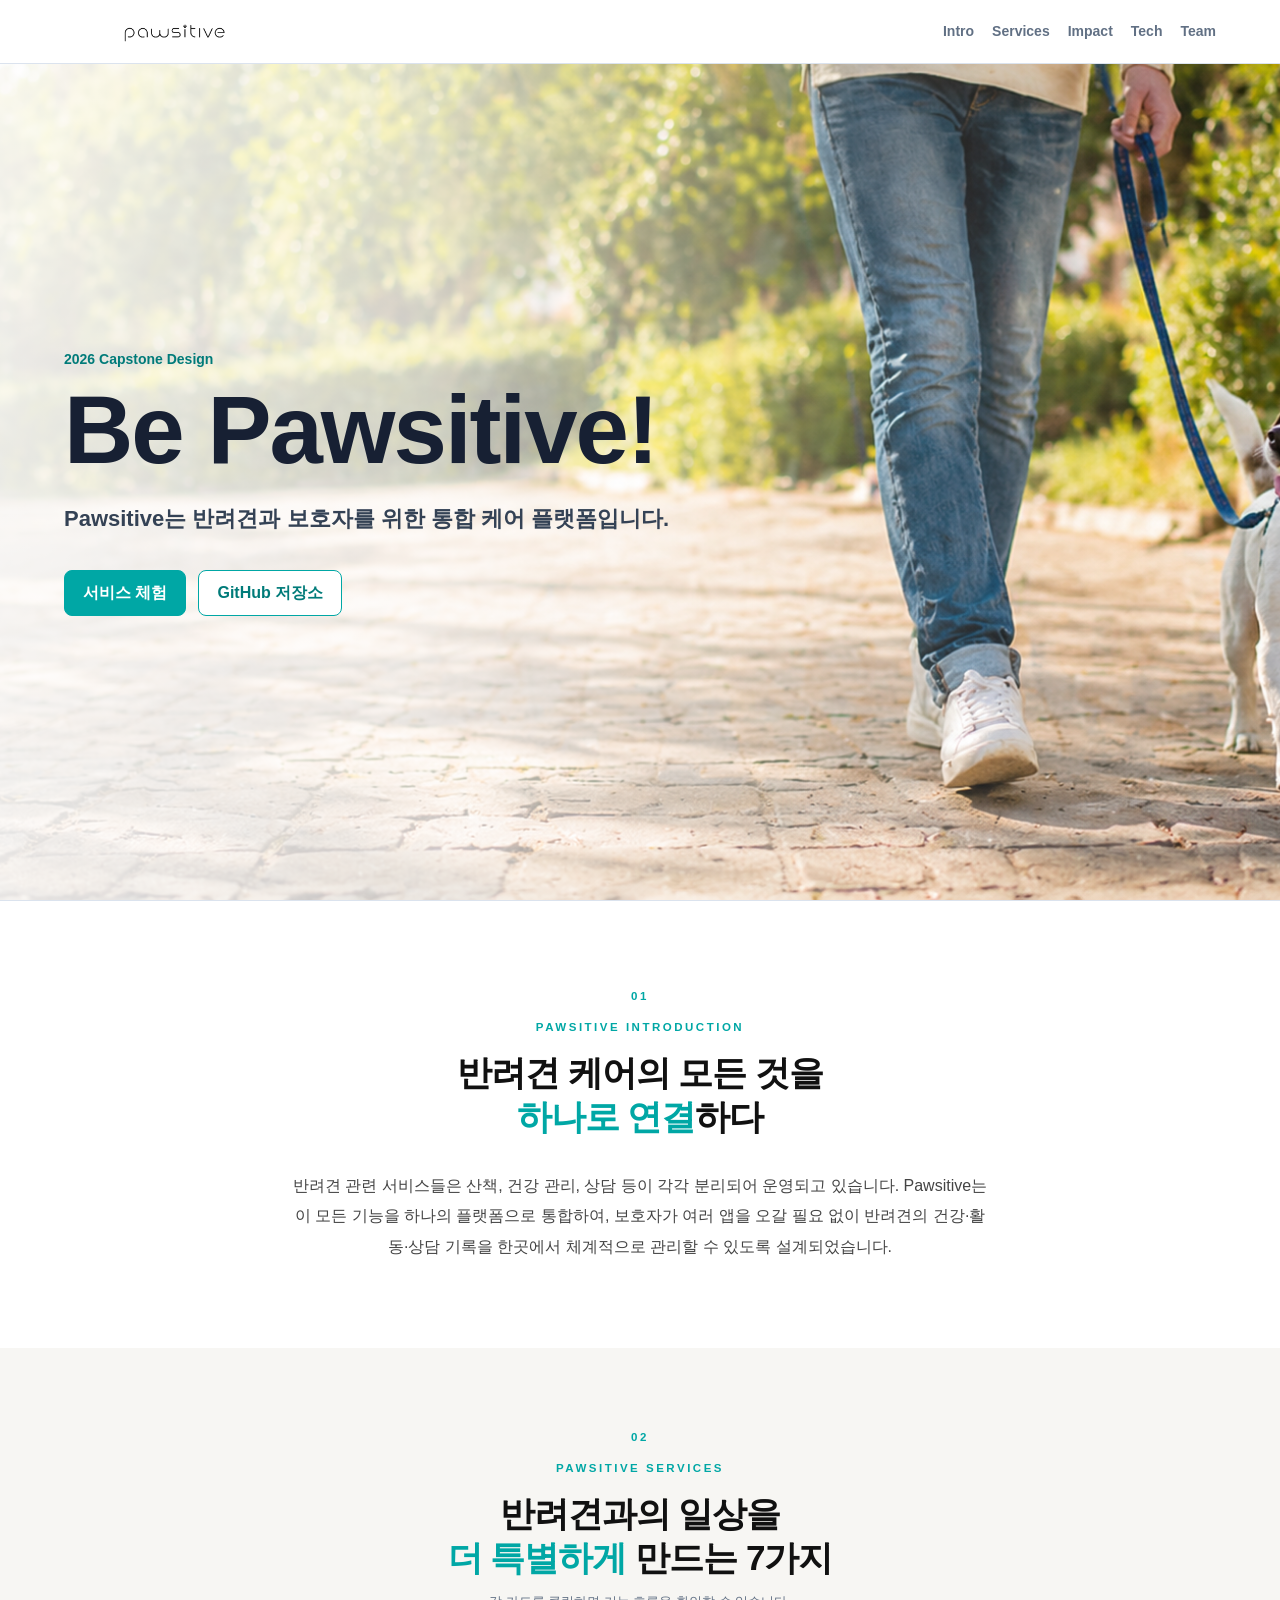
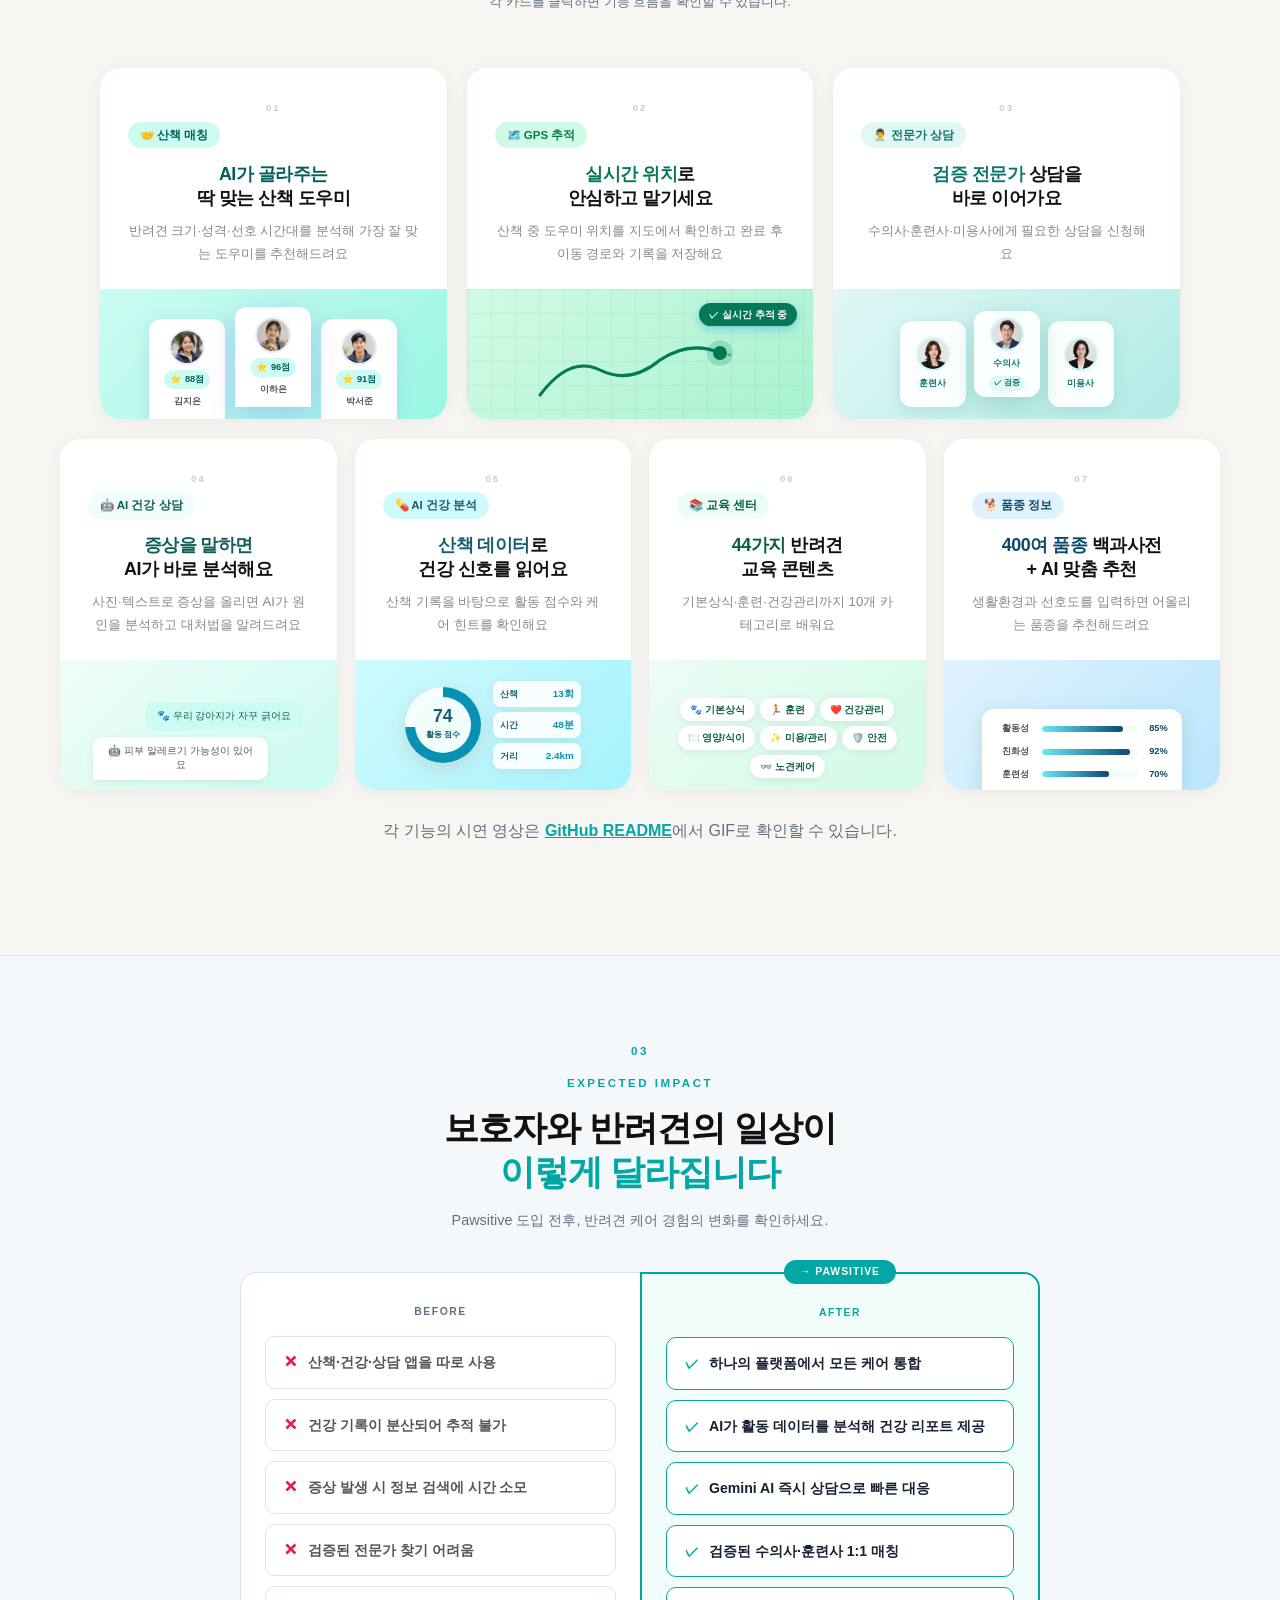
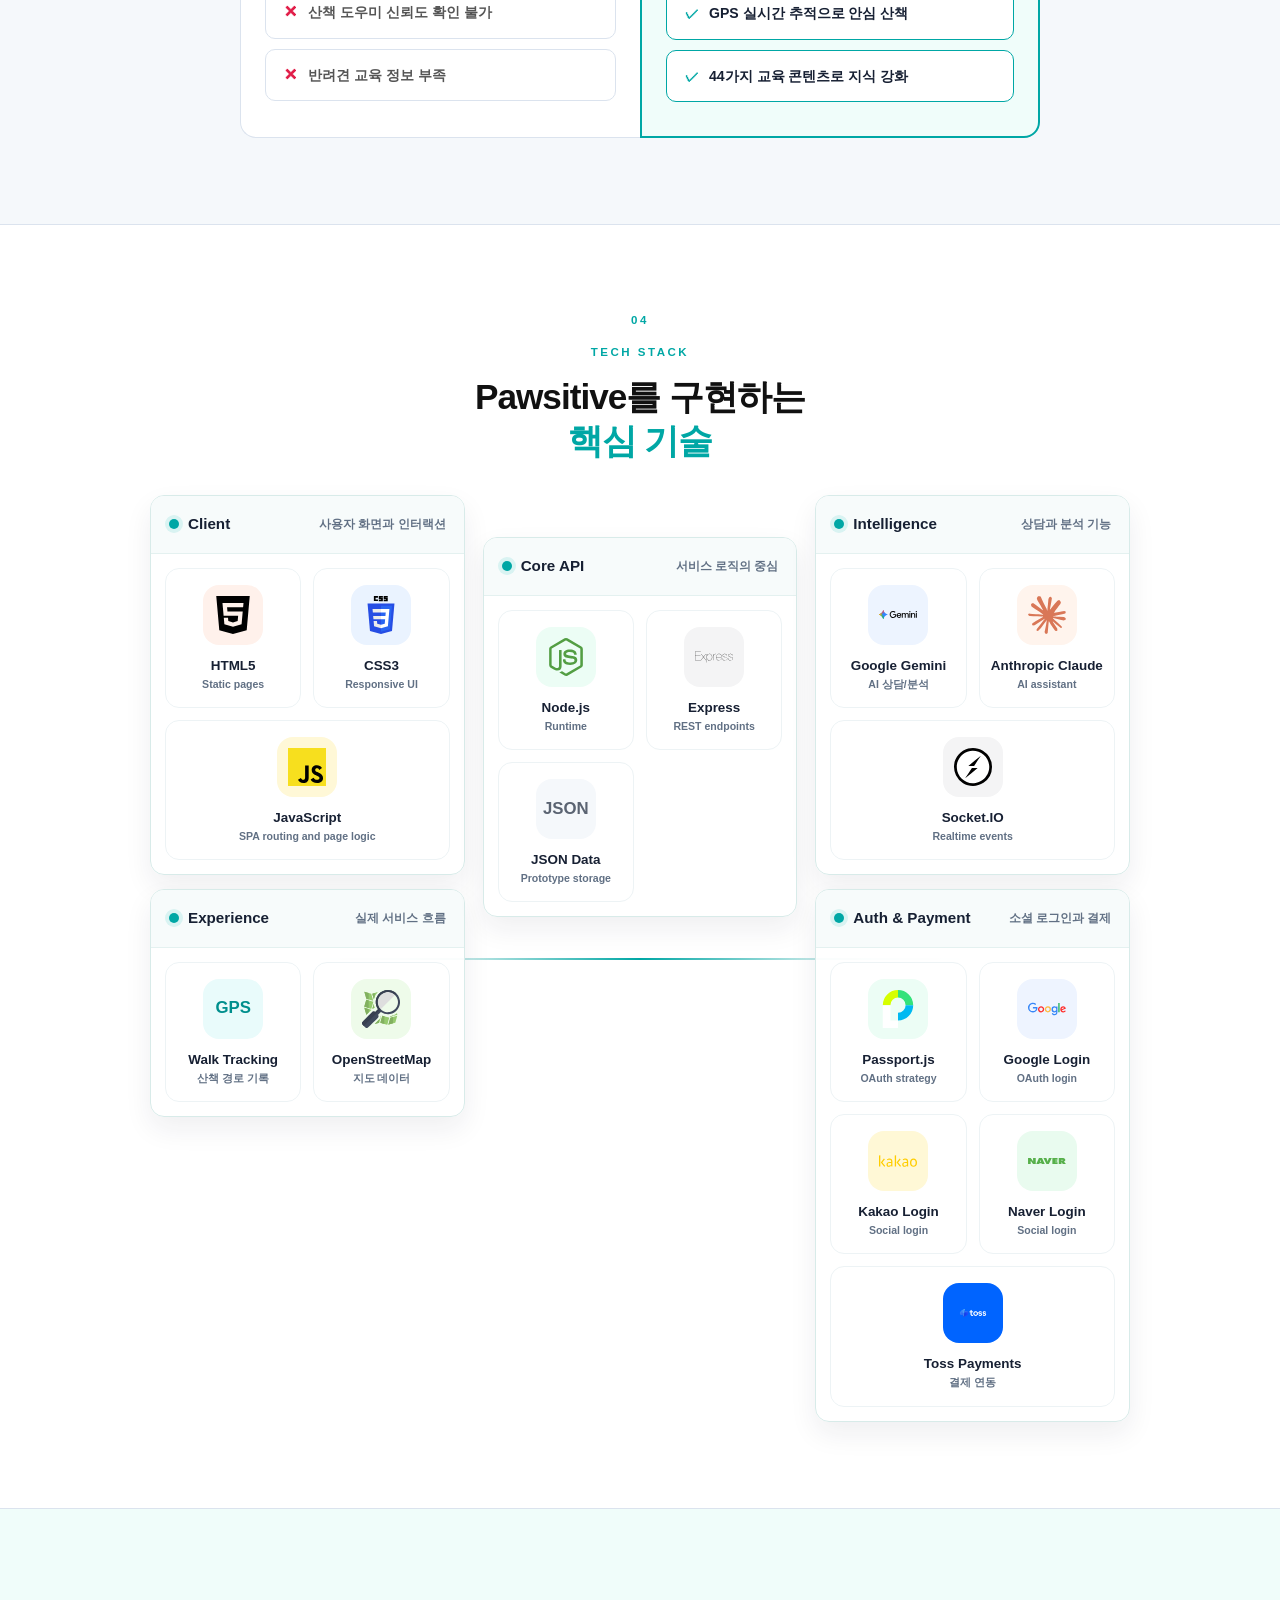
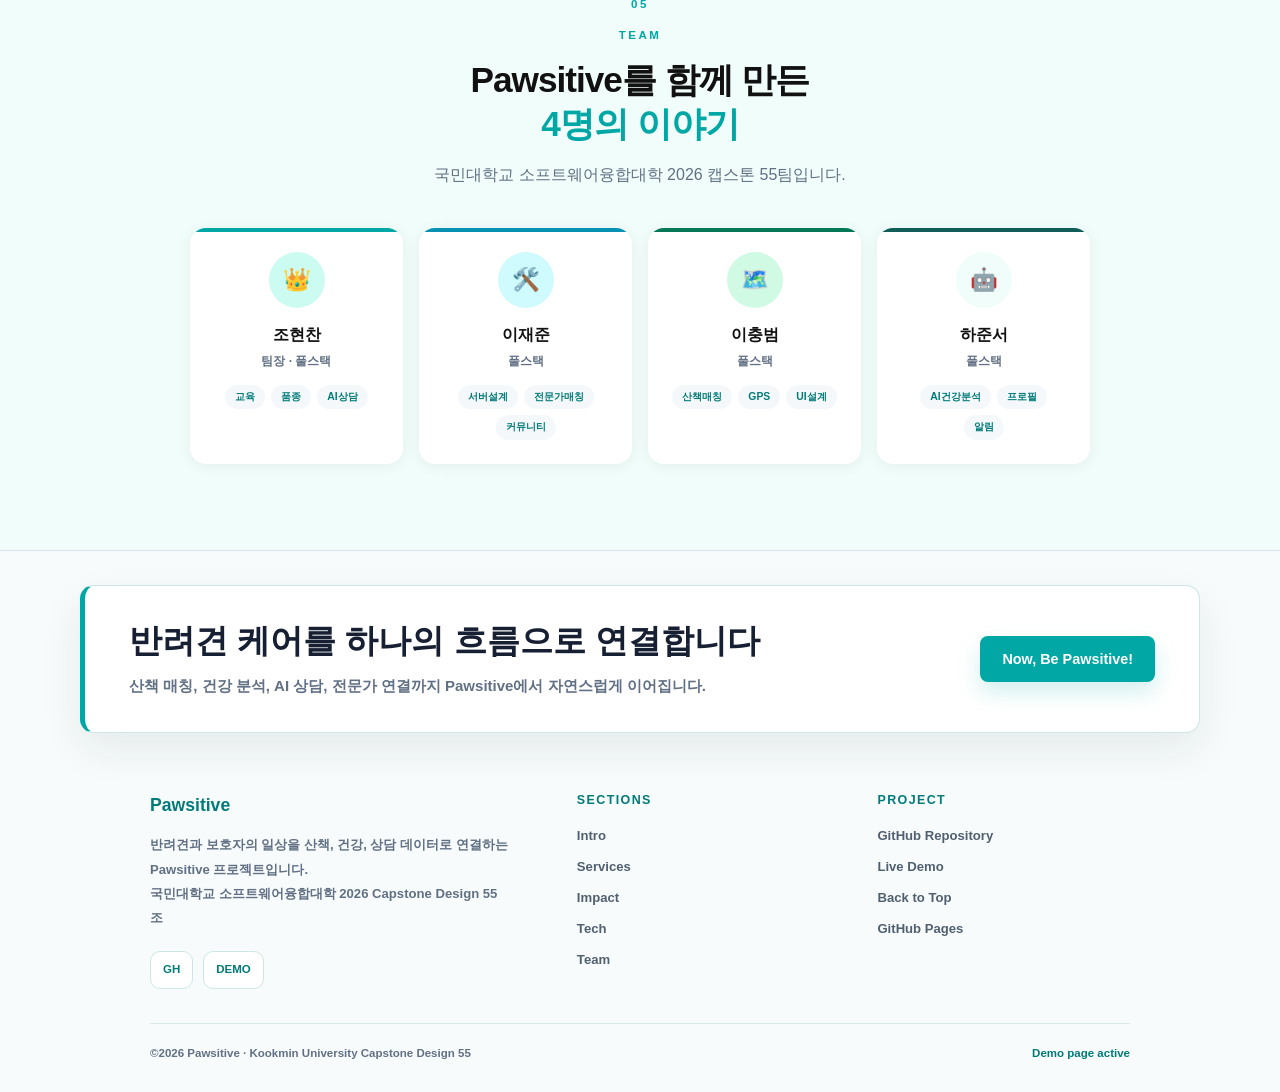
<file: docs/index.html>
<!DOCTYPE html>
<html lang="ko">
<head>
  <meta charset="UTF-8">
  <meta name="viewport" content="width=device-width, initial-scale=1.0">
  <title>Pawsitive | Capstone Project</title>
  <style>
    :root {
      color-scheme: light;
      --ink: #172033;
      --muted: #617084;
      --line: #dbe3ee;
      --brand: #00a7a5;
      --brand-dark: #007b79;
      --soft: #f5f8fb;
      --accent: #f4b740;
    }

    * { box-sizing: border-box; }

    body {
      margin: 0;
      color: var(--ink);
      font-family: -apple-system, BlinkMacSystemFont, "Segoe UI", sans-serif;
      line-height: 1.6;
      background: #fff;
    }

    a { color: inherit; }

    .topbar {
      position: sticky;
      top: 0;
      z-index: 10;
      display: flex;
      justify-content: space-between;
      align-items: center;
      gap: 20px;
      min-height: 64px;
      padding: 0 clamp(20px, 5vw, 72px);
      background: rgba(255, 255, 255, .94);
      border-bottom: 1px solid var(--line);
      backdrop-filter: blur(14px);
    }

    .brand {
      display: inline-flex;
      align-items: center;
      gap: 10px;
      font-weight: 900;
      letter-spacing: 0;
      text-decoration: none;
    }

    .brand img {
      width: 220px;
      height: 60px;
      object-fit: contain;
    }

    .nav {
      display: flex;
      gap: 18px;
      color: var(--muted);
      font-size: 14px;
      font-weight: 800;
    }

    .nav a {
      text-decoration: none;
      white-space: nowrap;
    }

    .hero {
      min-height: calc(100vh - 64px);
      display: flex;
      align-items: center;
      padding: clamp(80px, 12vw, 160px) clamp(20px, 5vw, 72px);
      background:
        linear-gradient(90deg, rgba(255,255,255,.88) 0%, rgba(255,255,255,.72) 34%, rgba(255,255,255,.18) 68%, rgba(255,255,255,0) 100%),
        url("assets/hero/background_pawsitive.png") center / cover no-repeat;
    }

    .eyebrow {
      margin: 0 0 10px;
      color: var(--brand-dark);
      font-size: 14px;
      font-weight: 900;
    }

    h1 {
      margin: 0;
      max-width: 780px;
      font-size: clamp(52px, 9vw, 96px);
      line-height: 1.02;
      letter-spacing: -2px;
    }

    .lead {
      max-width: 700px;
      margin: 22px 0 0;
      color: #344255;
      font-size: clamp(18px, 2vw, 22px);
      font-weight: 650;
    }

    .actions {
      display: flex;
      flex-wrap: wrap;
      gap: 12px;
      margin-top: 34px;
    }

    .button {
      display: inline-flex;
      align-items: center;
      justify-content: center;
      min-height: 46px;
      padding: 0 18px;
      border: 1px solid var(--brand);
      border-radius: 8px;
      background: var(--brand);
      color: #fff;
      font-weight: 900;
      text-decoration: none;
    }

    .button.secondary {
      background: #fff;
      color: var(--brand-dark);
    }

    .poster {
      width: 100%;
      border-radius: 8px;
      border: 1px solid var(--line);
      box-shadow: 0 24px 70px rgba(23, 32, 51, .16);
    }

    .section {
      padding: clamp(48px, 7vw, 86px) clamp(20px, 5vw, 72px);
      border-top: 1px solid var(--line);
      text-align: center;
    }

    .section.soft { background: var(--soft); }

    .section h2 {
      margin: 0 auto 22px;
      font-size: clamp(28px, 4vw, 42px);
      line-height: 1.15;
      letter-spacing: 0;
    }

    .grid {
      display: grid;
      grid-template-columns: repeat(3, minmax(0, 1fr));
      gap: 14px;
      max-width: 900px;
      margin: 0 auto;
      text-align: left;
    }

    .card {
      min-height: 148px;
      padding: 22px;
      border: 1px solid var(--line);
      border-radius: 8px;
      background: #fff;
    }

    .card h3 {
      margin: 0 0 8px;
      font-size: 18px;
    }

    .card p {
      margin: 0;
      color: var(--muted);
      font-weight: 600;
    }

    .impact-panel {
      display: grid;
      grid-template-columns: repeat(12, minmax(0, 1fr));
      gap: 22px 28px;
      width: min(100%, 980px);
      margin: 28px auto 0;
      padding: clamp(24px, 4vw, 38px);
      border: 1px solid rgba(23, 32, 51, .08);
      border-radius: 18px;
      background: #fff;
      box-shadow: 0 16px 42px rgba(23, 32, 51, .12);
      text-align: left;
    }

    .impact-item {
      min-width: 0;
    }

    .impact-item h3 {
      margin: 0 0 8px;
      color: var(--brand-dark);
      font-size: clamp(1.02rem, 2vw, 1.28rem);
      line-height: 1.25;
      font-weight: 900;
    }

    .impact-item p {
      margin: 0;
      color: #1f2937;
      font-size: .95rem;
      line-height: 1.55;
      font-weight: 650;
    }

    .impact-item:nth-child(1) { grid-column: 1 / span 5; }
    .impact-item:nth-child(2) { grid-column: 6 / span 6; margin-top: 42px; }
    .impact-item:nth-child(3) { grid-column: 1 / span 5; }
    .impact-item:nth-child(4) { grid-column: 7 / span 5; }
    .impact-item:nth-child(5) { grid-column: 2 / span 5; }
    .impact-item:nth-child(6) { grid-column: 7 / span 5; margin-top: 8px; }

    @media (max-width: 760px) {
      .impact-panel {
        grid-template-columns: 1fr;
        gap: 20px;
      }

      .impact-item,
      .impact-item:nth-child(n) {
        grid-column: 1;
        margin-top: 0;
      }
    }

    .stack {
      display: grid;
      grid-template-columns: repeat(2, minmax(0, 1fr));
      gap: 12px;
      margin: 0 auto;
      padding: 0;
      list-style: none;
      max-width: 700px;
      text-align: left;
    }

    .stack li {
      padding: 16px 18px;
      border: 1px solid var(--line);
      border-radius: 8px;
      background: #fff;
      font-weight: 800;
    }

    .architecture {
      width: min(100%, 960px);
      margin-top: 10px;
      border: 1px solid var(--line);
      border-radius: 8px;
      background: #fff;
    }

    .team {
      width: 100%;
      max-width: 800px;
      margin: 0 auto;
      border-collapse: collapse;
      overflow: hidden;
      border: 1px solid var(--line);
      border-radius: 8px;
      background: #fff;
      text-align: left;
    }

    .team th,
    .team td {
      padding: 15px 16px;
      border-bottom: 1px solid var(--line);
      text-align: left;
      vertical-align: top;
    }

    .team th {
      background: #eef5f8;
      font-size: 14px;
    }

    .team tr:last-child td { border-bottom: 0; }

    /* === SVC CARDS === */
    .svc-grid{display:grid;grid-template-columns:repeat(3,1fr);gap:20px;max-width:1080px;margin:0 auto;}
    .svc-grid--bottom{display:grid;grid-template-columns:repeat(4,1fr);gap:18px;max-width:1160px;margin:20px auto 0;}
    .svc-card{background:#fff;border-radius:20px;padding:32px 28px 0;overflow:hidden;box-shadow:0 2px 16px rgba(0,0,0,.06);transition:transform .25s cubic-bezier(.16,1,.3,1),box-shadow .25s;cursor:pointer;display:flex;flex-direction:column;min-height:300px;}
    .svc-card:hover{transform:translateY(-6px);box-shadow:0 12px 40px rgba(0,0,0,.1);}
    .svc-tag{display:inline-flex;align-items:center;width:max-content;padding:4px 12px;border-radius:999px;font-size:.72rem;font-weight:700;margin-bottom:14px;}
    .svc-num{display:block;font-size:.6rem;font-weight:900;letter-spacing:2px;color:#ccc;margin-bottom:6px;}
    .svc-title{font-size:1.12rem;font-weight:800;letter-spacing:-.5px;line-height:1.35;color:#111;margin:0 0 10px;}
    .svc-title em{font-style:normal;}
    .svc-desc{font-size:.82rem;color:#888;line-height:1.7;margin:0 0 24px;flex:1;}
    .svc-illust{margin:0 -28px;height:130px;position:relative;overflow:hidden;border-radius:0 0 20px 20px;}
    /* match */
    .ill-match{position:absolute;bottom:0;left:50%;transform:translateX(-50%);display:flex;gap:10px;align-items:flex-end;}
    .ill-match__card{background:#fff;border-radius:12px 12px 0 0;padding:10px 14px;box-shadow:0 4px 16px rgba(108,71,255,.15);display:flex;flex-direction:column;align-items:center;gap:5px;width:76px;}
    .ill-match__card--c{transform:translateY(-12px);box-shadow:0 8px 24px rgba(108,71,255,.25);}
    .ill-match__av{width:36px;height:36px;border-radius:50%;border:2px solid #ede9ff;object-fit:cover;object-position:top;}
    .ill-match__sc{font-size:.58rem;font-weight:700;color:#6c47ff;background:#ede9ff;padding:2px 6px;border-radius:999px;}
    .ill-match__nm{font-size:.58rem;font-weight:600;color:#555;}
    /* gps */
    .ill-gps-grid{position:absolute;inset:0;background-image:linear-gradient(rgba(2,132,199,.08) 1px,transparent 1px),linear-gradient(90deg,rgba(2,132,199,.08) 1px,transparent 1px);background-size:24px 24px;}
    .ill-gps-badge{position:absolute;top:14px;right:16px;background:#0284c7;color:#fff;font-size:.6rem;font-weight:700;padding:4px 10px;border-radius:999px;box-shadow:0 3px 10px rgba(2,132,199,.35);animation:gpsPulse 2s ease-in-out infinite;}
    .ill-gps-route{position:absolute;bottom:14px;left:50%;transform:translateX(-50%);}
    @keyframes gpsPulse{0%,100%{transform:scale(1)}50%{transform:scale(1.05)}}
    /* ai */
    .ill-ai{position:absolute;bottom:10px;left:50%;transform:translateX(-50%);display:flex;flex-direction:column;gap:6px;width:210px;}
    .ill-ai__b{padding:7px 12px;border-radius:10px;font-size:.65rem;font-weight:500;line-height:1.4;max-width:175px;}
    .ill-ai__b--u{background:#fce7f3;color:#be185d;align-self:flex-end;border-radius:10px 10px 3px 10px;}
    .ill-ai__b--a{background:#fff;color:#555;align-self:flex-start;border-radius:10px 10px 10px 3px;box-shadow:0 2px 8px rgba(0,0,0,.08);}
    /* edu */
    .ill-edu{position:absolute;bottom:12px;left:50%;transform:translateX(-50%);display:flex;flex-wrap:wrap;gap:5px;justify-content:center;width:240px;}
    .ill-edu__c{padding:4px 10px;border-radius:999px;font-size:.6rem;font-weight:700;background:#fff;box-shadow:0 2px 8px rgba(0,0,0,.07);white-space:nowrap;}
    /* breed */
    .ill-breed{position:absolute;bottom:0;left:50%;transform:translateX(-50%);background:#fff;border-radius:12px 12px 0 0;width:200px;padding:12px 14px 0;box-shadow:0 4px 18px rgba(21,128,61,.15);}
    .ill-breed__r{display:flex;align-items:center;gap:6px;margin-bottom:8px;font-size:.58rem;font-weight:600;color:#555;}
    .ill-breed__r span:first-child{width:40px;}
    .ill-breed__r span:last-child{width:24px;text-align:right;color:#15803d;font-weight:700;}
    .ill-breed__t{flex:1;height:6px;background:#f0fdf4;border-radius:999px;overflow:hidden;}
    .ill-breed__f{height:100%;border-radius:999px;background:linear-gradient(90deg,#4ade80,#15803d);}
    /* expert */
    .ill-expert{position:absolute;inset:0;display:flex;align-items:flex-end;justify-content:center;gap:8px;padding:0 14px 12px;}
    .ill-expert__c{width:66px;min-height:86px;border-radius:12px;background:rgba(255,255,255,.92);box-shadow:0 4px 16px rgba(15,118,110,.14);display:flex;flex-direction:column;align-items:center;justify-content:center;gap:5px;}
    .ill-expert__c--m{transform:translateY(-10px);box-shadow:0 8px 24px rgba(15,118,110,.22);}
    .ill-expert__av{width:34px;height:34px;border-radius:50%;background:#ecfdf5;border:2px solid #ccfbf1;object-fit:cover;object-position:top;}
    .ill-expert__c span{font-size:.58rem;color:#0f766e;font-weight:800;}
    .ill-expert__c small{font-size:.5rem;background:#f0fdfa;color:#0f766e;padding:1px 5px;border-radius:999px;font-weight:800;}
    /* health */
    .ill-health{position:absolute;inset:0;display:flex;align-items:center;justify-content:center;gap:12px;padding:12px;}
    .ill-health__ring{width:76px;height:76px;border-radius:50%;background:conic-gradient(#c2410c 0 74%,rgba(255,255,255,.85) 74% 100%);display:flex;align-items:center;justify-content:center;box-shadow:0 6px 18px rgba(194,65,12,.14);}
    .ill-health__ri{width:56px;height:56px;border-radius:50%;background:#fffaf5;display:flex;flex-direction:column;align-items:center;justify-content:center;color:#c2410c;font-weight:900;}
    .ill-health__ri strong{font-size:1.1rem;line-height:1;}
    .ill-health__ri span{margin-top:3px;font-size:.5rem;color:#9a3412;font-weight:800;}
    .ill-health__m{display:grid;gap:5px;width:88px;}
    .ill-health__row{display:flex;justify-content:space-between;align-items:center;padding:5px 7px;border-radius:8px;background:rgba(255,255,255,.9);color:#7c2d12;font-size:.56rem;font-weight:800;box-shadow:0 2px 10px rgba(194,65,12,.09);}
    .ill-health__row strong{color:#c2410c;font-size:.62rem;}
    @media(max-width:1100px){.svc-grid{grid-template-columns:repeat(2,1fr);}.svc-grid--bottom{grid-template-columns:repeat(2,1fr);}}
    @media(max-width:768px){.svc-grid,.svc-grid--bottom{grid-template-columns:1fr;}.svc-card{min-height:260px;}}

    /* === SCROLL ANIMATION === */
    .reveal{opacity:0;transform:translateY(30px);transition:opacity .7s cubic-bezier(.16,1,.3,1),transform .7s cubic-bezier(.16,1,.3,1);}
    .reveal.visible{opacity:1;transform:translateY(0);}
    .section.reveal > *{opacity:0;transform:translateY(18px);transition:opacity .58s cubic-bezier(.16,1,.3,1),transform .58s cubic-bezier(.16,1,.3,1);}
    .section.reveal.visible > *{opacity:1;transform:translateY(0);}
    .section.reveal.visible > *:nth-child(1){transition-delay:.04s;}
    .section.reveal.visible > *:nth-child(2){transition-delay:.10s;}
    .section.reveal.visible > *:nth-child(3){transition-delay:.16s;}
    .section.reveal.visible > *:nth-child(4){transition-delay:.22s;}
    .section.reveal.visible > *:nth-child(5){transition-delay:.28s;}
    .impact-fade{opacity:0;transform:translateY(20px);transition:opacity .6s ease,transform .6s ease;}
    .impact-fade.visible{opacity:1;transform:translateY(0);}
    .ba-item{padding:14px 18px;border-radius:10px;margin-bottom:10px;text-align:left;font-size:.88rem;font-weight:600;min-height:52px;display:flex;align-items:center;}
    .ba-before{background:#fff;border:1px solid var(--line);color:#555;}
    .ba-before::before{content:'✕';color:#e11d48;margin-right:10px;font-weight:800;}
    .ba-after{background:#fff;border:1px solid var(--brand);color:var(--ink);}
    .ba-after::before{content:'✓';color:var(--brand);margin-right:10px;font-weight:800;}
    @media(max-width:768px){#screens > div:last-child{grid-template-columns:1fr !important;border-radius:16px !important;}#screens > div:last-child > div:first-child{border-radius:16px 16px 0 0 !important;border-right:1px solid var(--line) !important;border-bottom:none !important;}#screens > div:last-child > div:last-child{border-radius:0 0 16px 16px !important;}}
    .section-num{display:block;font-size:.72rem;font-weight:900;letter-spacing:2.5px;color:var(--brand);margin-bottom:8px;text-transform:uppercase;}

    /* === TECH LOGOS === */
    .tech-logos{display:flex;flex-wrap:wrap;gap:16px;align-items:center;justify-content:center;margin-bottom:28px;}
    .tech-logos img{height:36px;opacity:.7;transition:opacity .2s;}
    .tech-logos img:hover{opacity:1;}
    .tech-map{position:relative;display:grid;grid-template-columns:repeat(3,minmax(0,1fr));gap:18px;max-width:980px;margin:0 auto;text-align:left;}
    .tech-map::before{content:'';position:absolute;left:16%;right:16%;top:50%;height:2px;background:linear-gradient(90deg,transparent,#b8e4e3,var(--brand),#b8e4e3,transparent);z-index:0;}
    .tech-column{position:relative;z-index:1;display:grid;gap:14px;align-content:start;}
    .tech-column--center{padding-top:42px;}
    .tech-group{border:1px solid #d8ebe9;border-radius:14px;background:rgba(255,255,255,.92);box-shadow:0 12px 28px rgba(23,32,51,.07);overflow:hidden;}
    .tech-group__head{display:flex;align-items:center;justify-content:space-between;gap:14px;padding:16px 18px;border-bottom:1px solid #e4f1f0;background:#f7fbfb;}
    .tech-group__title{display:flex;align-items:center;gap:9px;margin:0;color:#172033;font-size:.95rem;font-weight:900;}
    .tech-group__dot{width:10px;height:10px;border-radius:50%;background:var(--brand);box-shadow:0 0 0 4px #d9f3f2;}
    .tech-group__note{color:var(--muted);font-size:.72rem;font-weight:750;white-space:nowrap;}
    .tech-items{display:grid;grid-template-columns:repeat(2,minmax(0,1fr));gap:12px;padding:14px;}
    .tech-node{display:flex;flex-direction:column;align-items:center;justify-content:center;gap:9px;min-height:128px;padding:16px 10px;border:1px solid #edf3f5;border-radius:14px;background:#fff;text-align:center;}
    .tech-node--wide{grid-column:1/-1;}
    .tech-icon{display:flex;align-items:center;justify-content:center;width:60px;height:60px;border-radius:16px;background:#effaf9;color:var(--brand-dark);font-size:1.05rem;font-weight:900;flex:0 0 auto;}
    .tech-icon img{width:38px;height:38px;object-fit:contain;display:block;}
    .tech-icon--html{background:#fff1eb;color:#e34f26;}
    .tech-icon--css{background:#eaf3ff;color:#1572b6;}
    .tech-icon--js{background:#fff8d7;color:#b08a00;}
    .tech-icon--gps{background:#e9fbfb;color:#008f8d;}
    .tech-icon--pay{background:#edf4ff;color:#2563eb;}
    .tech-icon--node{background:#ecfdf5;color:#339933;}
    .tech-icon--express{background:#f4f4f5;color:#555;}
    .tech-icon--auth{background:#ecfdf5;color:#16a34a;}
    .tech-icon--data{background:#f5f8fb;color:#5b6472;}
    .tech-icon--ai{background:#edf4ff;color:#4285f4;}
    .tech-icon--realtime{background:#f4f4f5;color:#111;}
    .tech-icon--github{background:#f4f4f5;color:#24292f;}
    .tech-icon--aws{background:#fff7e6;color:#ff9900;}
    .tech-icon--claude{background:#fff4ed;}
    .tech-icon--map{background:#eefbea;}
    .tech-icon--google{background:#eef4ff;}
    .tech-icon--kakao{background:#fff8d6;}
    .tech-icon--naver{background:#e9fbef;}
    .tech-icon--toss{background:#0064ff;}
    .tech-icon--toss img{width:44px;height:auto;}
    .tech-node strong{display:block;color:#172033;font-size:.84rem;line-height:1.2;}
    .tech-node span:last-child{display:block;color:var(--muted);font-size:.66rem;font-weight:700;margin-top:4px;line-height:1.25;}
    @media(max-width:900px){.tech-map{grid-template-columns:1fr;}.tech-map::before{display:none;}.tech-column--center{padding-top:0;}.tech-items{grid-template-columns:repeat(2,minmax(0,1fr));}}
    @media(max-width:520px){.tech-items{grid-template-columns:1fr;}.tech-group__head{align-items:flex-start;flex-direction:column;}.tech-group__note{white-space:normal;}}

    /* === TIMELINE === */
    .timeline{display:grid;gap:0;margin-top:28px;border-left:2px solid var(--line);padding-left:28px;}
    .timeline__item{position:relative;padding:0 0 32px;}
    .timeline__item::before{content:'';position:absolute;left:-34px;top:6px;width:12px;height:12px;border-radius:50%;background:var(--brand);border:3px solid #fff;box-shadow:0 0 0 2px var(--brand);}
    .timeline__item:last-child{padding-bottom:0;}
    .timeline__date{display:inline-block;font-size:.7rem;font-weight:800;color:var(--brand);letter-spacing:1px;margin-bottom:6px;}
    .timeline__content h3{margin:0 0 4px;font-size:1rem;font-weight:800;}
    .timeline__content p{margin:0;font-size:.85rem;color:var(--muted);}

    /* === TEAM CARDS === */
    .flow-modal{display:none;position:fixed;inset:0;z-index:100;background:rgba(0,0,0,.6);backdrop-filter:blur(6px);align-items:center;justify-content:center;padding:20px;}
    .flow-modal__content{background:#fff;border-radius:20px;padding:48px 32px;max-width:1200px;width:100%;text-align:center;position:relative;color:var(--ink);box-shadow:0 24px 80px rgba(0,0,0,.2);overflow:hidden;}
    .flow-modal__close{position:absolute;top:16px;right:20px;background:none;border:none;color:var(--muted);font-size:1.2rem;cursor:pointer;}
    .flow-modal__eyebrow{font-size:.7rem;font-weight:700;letter-spacing:3px;color:var(--brand);text-transform:uppercase;}
    .flow-modal__title{font-size:clamp(1.4rem,3vw,2rem);font-weight:800;margin:12px 0 8px;color:var(--ink);}
    .flow-modal__sub{font-size:.85rem;color:var(--muted);margin-bottom:36px;}
    .flow-steps{display:flex;align-items:flex-start;justify-content:center;gap:0;flex-wrap:nowrap;}
    .flow-step{display:flex;flex-direction:column;align-items:center;width:120px;flex-shrink:0;gap:8px;}
    .flow-step__icon{width:56px;height:56px;border-radius:50%;border:2px solid var(--line);display:flex;align-items:center;justify-content:center;font-size:1.1rem;position:relative;color:var(--brand-dark);}
    .flow-step__num{display:none;}
    .flow-step h4{margin:0;font-size:.82rem;font-weight:800;color:var(--ink);}
    .flow-step p{margin:0;font-size:.68rem;color:var(--muted);line-height:1.5;}
    .flow-step__arrow{color:var(--brand);margin:20px 6px 0;display:flex;align-items:center;flex-shrink:0;}
    @media(max-width:900px){.flow-steps{flex-wrap:wrap;gap:12px;}.flow-step__arrow{display:none;}.flow-step{width:100px;}}

    .team-card{background:#fff;border-radius:16px;padding:0 24px 24px;text-align:center;box-shadow:0 2px 16px rgba(0,0,0,.06);transition:transform .25s cubic-bezier(.16,1,.3,1),box-shadow .25s;overflow:hidden;}
    .team-card:hover{transform:translateY(-4px);box-shadow:0 8px 30px rgba(0,0,0,.1);}
    .team-card__bar{height:4px;margin:0 -24px 20px;border-radius:0 0 4px 4px;}
    .team-card__avatar{width:56px;height:56px;border-radius:50%;margin:0 auto 14px;display:flex;align-items:center;justify-content:center;font-size:1.4rem;}
    .team-card__name{margin:0 0 4px;font-size:1rem;font-weight:800;color:#111;}
    .team-card__role{margin:0 0 14px;font-size:.75rem;color:var(--muted);font-weight:700;}
    .team-card__tags{display:flex;flex-wrap:wrap;gap:6px;justify-content:center;}
    .team-card__tags span{padding:4px 10px;border-radius:999px;font-size:.65rem;font-weight:700;background:var(--soft);color:var(--brand-dark);}
    @media(max-width:768px){#team > div:last-child{grid-template-columns:repeat(2,1fr) !important;}}
    @media(max-width:480px){#team > div:last-child{grid-template-columns:1fr !important;}}

    /* === FOOTER REDESIGN === */
    .site-footer{padding:0 clamp(20px,5vw,72px) 30px;border-top:1px solid var(--line);background:#f7fbfb;color:var(--ink);font-weight:700;overflow:hidden;}
    .site-footer__cta{display:flex;align-items:center;justify-content:space-between;gap:28px;max-width:1120px;margin:34px auto 58px;padding:34px clamp(24px,4vw,44px);border:1px solid #cce7e6;border-left:5px solid var(--brand);border-radius:14px;background:#fff;color:var(--ink);text-align:left;box-shadow:0 16px 40px rgba(23,32,51,.08);}
    .site-footer__cta h2{margin:0 0 10px;max-width:660px;font-size:clamp(1.45rem,2.6vw,2.1rem);line-height:1.28;letter-spacing:0;font-weight:900;}
    .site-footer__cta p{margin:0;max-width:660px;color:var(--muted);font-size:.94rem;line-height:1.7;font-weight:700;}
    .site-footer__cta a{display:inline-flex;align-items:center;justify-content:center;min-height:46px;padding:0 22px;border-radius:8px;background:var(--brand);color:#fff;text-decoration:none;font-size:.9rem;font-weight:900;white-space:nowrap;box-shadow:0 10px 22px rgba(0,167,165,.18);}
    .site-footer__body{display:grid;grid-template-columns:1.5fr 1fr 1fr;gap:48px;max-width:980px;margin:0 auto 34px;text-align:left;}
    .site-footer__brand{display:flex;align-items:center;gap:10px;font-weight:900;font-size:1.25rem;margin-bottom:14px;color:var(--brand-dark);}
    .site-footer__info{max-width:360px;font-size:.82rem;color:var(--muted);line-height:1.85;}
    .site-footer__social{display:flex;gap:10px;margin-top:20px;}
    .site-footer__social a{display:inline-flex;align-items:center;justify-content:center;min-width:38px;height:38px;padding:0 12px;border:1px solid #cce7e6;border-radius:10px;background:#fff;color:var(--brand-dark);text-decoration:none;font-size:.72rem;font-weight:900;}
    .site-footer__group h3{margin:0 0 14px;color:var(--brand-dark);font-size:.78rem;letter-spacing:1.4px;text-transform:uppercase;}
    .site-footer__group a{display:block;margin:0 0 10px;color:#516071;text-decoration:none;font-size:.82rem;font-weight:750;}
    .site-footer__bottom{display:flex;justify-content:space-between;gap:16px;max-width:980px;margin:0 auto;padding-top:20px;border-top:1px solid #d8ebe9;color:var(--muted);font-size:.72rem;}
    .site-footer__status{color:var(--brand-dark);font-weight:900;}
    @media(max-width:820px){.site-footer__body{grid-template-columns:1fr;gap:28px;}.site-footer__bottom{flex-direction:column;}.site-footer__cta{align-items:flex-start;flex-direction:column;margin-top:26px;padding:28px 22px;}.site-footer__cta a{width:100%;}}

    footer {
      padding: 28px clamp(20px, 5vw, 72px);
      color: var(--muted);
      border-top: 1px solid var(--line);
      font-weight: 700;
    }

    @media (max-width: 900px) {
      .hero { grid-template-columns: 1fr; }
      .poster { max-width: 520px; }
      .grid { grid-template-columns: 1fr; }
      .stack { grid-template-columns: 1fr; }
    }

    @media (max-width: 620px) {
      .topbar {
        align-items: flex-start;
        flex-direction: column;
        padding-top: 12px;
        padding-bottom: 12px;
      }

      .nav {
        width: 100%;
        overflow-x: auto;
        padding-bottom: 2px;
      }

      .team {
        display: block;
        overflow-x: auto;
        white-space: nowrap;
      }
    }
  </style>
</head>
<body>
  <header class="topbar">
    <a class="brand" href="#top" aria-label="Pawsitive">
      <img src="assets/brand/pawsitive_logo_transparent.png" alt="Pawsitive">
    </a>
    <nav class="nav" aria-label="Page sections">
      <a href="#about">Intro</a>
      <a href="#features">Services</a>
      <a href="#screens">Impact</a>
      <a href="#stack">Tech</a>
      <a href="#team">Team</a>
    </nav>
  </header>

  <main id="top">
    <section class="hero">
      <div>
        <p class="eyebrow">2026 Capstone Design</p>
        <h1>Be Pawsitive!</h1>
        <p class="lead">Pawsitive는 반려견과 보호자를 위한 통합 케어 플랫폼입니다.</p>
        <div class="actions">
          <a class="button" href="http://d1lrqxcxhsi30k.cloudfront.net/">서비스 체험</a>
          <a class="button secondary" href="https://github.com/kookmin-sw/2026-capstone-55">GitHub 저장소</a>
        </div>
      </div>
    </section>

    <section id="about" class="section reveal">
      <span class="section-num">01</span>
      <span style="display:inline-block; font-size:0.72rem; font-weight:700; letter-spacing:2.5px; text-transform:uppercase; color:var(--brand); margin-bottom:14px;">PAWSITIVE INTRODUCTION</span>
      <h2 style="font-size:clamp(1.6rem,3vw,2.2rem); font-weight:800; letter-spacing:-1px; color:#111; line-height:1.25; margin:0 0 32px;">반려견 케어의 모든 것을<br><span style="color:var(--brand);">하나로 연결</span>하다</h2>
      <p style="max-width:700px;color:#444;line-height:1.9;margin:0 auto;">반려견 관련 서비스들은 산책, 건강 관리, 상담 등이 각각 분리되어 운영되고 있습니다. Pawsitive는 이 모든 기능을 하나의 플랫폼으로 통합하여, 보호자가 여러 앱을 오갈 필요 없이 반려견의 건강·활동·상담 기록을 한곳에서 체계적으로 관리할 수 있도록 설계되었습니다.</p>
    </section>

    <section id="features" class="section reveal" style="padding:80px 24px 96px; background:#f7f6f3; border-top:none;">
      <div style="text-align:center; margin-bottom:56px;">
        <span class="section-num">02</span>
        <span style="display:inline-block; font-size:0.72rem; font-weight:700; letter-spacing:2.5px; text-transform:uppercase; color:var(--brand); margin-bottom:14px;">PAWSITIVE SERVICES</span>
        <h2 style="font-size:clamp(1.6rem,3vw,2.2rem); font-weight:800; letter-spacing:-1px; color:#111; line-height:1.25; margin:0;">반려견과의 일상을<br><span style="color:var(--brand);">더 특별하게</span> 만드는 7가지</h2>
        <p style="font-size:.8rem;color:var(--muted);margin-top:12px;">각 카드를 클릭하면 기능 흐름을 확인할 수 있습니다.</p>
      </div>
      <div class="svc-grid">
        <article class="svc-card" onclick="document.getElementById('modal-matching').style.display='flex'"><span class="svc-num">01</span><span class="svc-tag" style="background:#ccfbf1;color:#005f5e;">🤝 산책 매칭</span><h3 class="svc-title"><em style="color:#005f5e;">AI가 골라주는</em><br>딱 맞는 산책 도우미</h3><p class="svc-desc">반려견 크기·성격·선호 시간대를 분석해 가장 잘 맞는 도우미를 추천해드려요</p><div class="svc-illust" style="background:linear-gradient(135deg,#ccfbf1,#99f6e4);"><div class="ill-match"><div class="ill-match__card"><img class="ill-match__av" src="assets/walkers/dummy-walker-001.png" alt="김지은"><span class="ill-match__sc" style="color:#005f5e;background:#ccfbf1;">⭐ 88점</span><span class="ill-match__nm">김지은</span></div><div class="ill-match__card ill-match__card--c"><img class="ill-match__av" src="assets/walkers/dummy-walker-003.png" alt="이하은"><span class="ill-match__sc" style="color:#005f5e;background:#ccfbf1;">⭐ 96점</span><span class="ill-match__nm">이하은</span></div><div class="ill-match__card"><img class="ill-match__av" src="assets/walkers/dummy-walker-002.png" alt="박서준"><span class="ill-match__sc" style="color:#005f5e;background:#ccfbf1;">⭐ 91점</span><span class="ill-match__nm">박서준</span></div></div></div></article>
        <article class="svc-card" onclick="document.getElementById('modal-gps').style.display='flex'"><span class="svc-num">02</span><span class="svc-tag" style="background:#d1fae5;color:#047857;">🗺️ GPS 추적</span><h3 class="svc-title"><em style="color:#047857;">실시간 위치</em>로<br>안심하고 맡기세요</h3><p class="svc-desc">산책 중 도우미 위치를 지도에서 확인하고 완료 후 이동 경로와 기록을 저장해요</p><div class="svc-illust" style="background:linear-gradient(135deg,#d1fae5,#a7f3d0);position:relative;"><div class="ill-gps-grid"></div><div class="ill-gps-badge" style="background:#047857;">✓ 실시간 추적 중</div><svg class="ill-gps-route" width="220" height="70" viewBox="0 0 220 70" fill="none"><path d="M10 60 Q40 20 70 35 Q100 50 130 25 Q160 5 200 20" stroke="#047857" stroke-width="2.5" stroke-dasharray="5 3" stroke-linecap="round" fill="none" opacity="0.5"/><path d="M10 60 Q40 20 70 35 Q100 50 130 25 Q160 5 190 18" stroke="#047857" stroke-width="3" stroke-linecap="round" fill="none"/><circle cx="190" cy="18" r="7" fill="#047857"/><circle cx="190" cy="18" r="13" fill="#047857" opacity="0.2"/></svg></div></article>
        <article class="svc-card" onclick="document.getElementById('modal-expert').style.display='flex'"><span class="svc-num">03</span><span class="svc-tag" style="background:#e0f7f5;color:#0f766e;">👨‍⚕️ 전문가 상담</span><h3 class="svc-title"><em style="color:#0f766e;">검증 전문가</em> 상담을<br>바로 이어가요</h3><p class="svc-desc">수의사·훈련사·미용사에게 필요한 상담을 신청해요</p><div class="svc-illust" style="background:linear-gradient(135deg,#e0f7f5,#b2ebe7);"><div class="ill-expert"><div class="ill-expert__c"><img class="ill-expert__av" src="assets/experts/jung-yumin.png" alt="훈련사"><span style="color:#0f766e;">훈련사</span></div><div class="ill-expert__c ill-expert__c--m"><img class="ill-expert__av" src="assets/experts/kang-doyoon.png" alt="수의사"><span style="color:#0f766e;">수의사</span><small style="background:#e0f7f5;color:#0f766e;">✓ 검증</small></div><div class="ill-expert__c"><img class="ill-expert__av" src="assets/experts/yoon-seojin.png" alt="미용사"><span style="color:#0f766e;">미용사</span></div></div></div></article>
      </div>
      <div class="svc-grid svc-grid--bottom">
        <article class="svc-card" onclick="document.getElementById('modal-ai').style.display='flex'"><span class="svc-num">04</span><span class="svc-tag" style="background:#f0fdfa;color:#115e59;">🤖 AI 건강 상담</span><h3 class="svc-title"><em style="color:#115e59;">증상을 말하면</em><br>AI가 바로 분석해요</h3><p class="svc-desc">사진·텍스트로 증상을 올리면 AI가 원인을 분석하고 대처법을 알려드려요</p><div class="svc-illust" style="background:linear-gradient(135deg,#f0fdfa,#ccfbf1);"><div class="ill-ai"><div class="ill-ai__b" style="background:#ccfbf1;color:#115e59;align-self:flex-end;border-radius:10px 10px 3px 10px;">🐾 우리 강아지가 자꾸 긁어요</div><div class="ill-ai__b" style="background:#fff;color:#555;align-self:flex-start;border-radius:10px 10px 10px 3px;box-shadow:0 2px 8px rgba(0,0,0,.08);">🤖 피부 알레르기 가능성이 있어요</div></div></div></article>
        <article class="svc-card" onclick="document.getElementById('modal-health').style.display='flex'"><span class="svc-num">05</span><span class="svc-tag" style="background:#cffafe;color:#155e75;">💊 AI 건강 분석</span><h3 class="svc-title"><em style="color:#155e75;">산책 데이터</em>로<br>건강 신호를 읽어요</h3><p class="svc-desc">산책 기록을 바탕으로 활동 점수와 케어 힌트를 확인해요</p><div class="svc-illust" style="background:linear-gradient(135deg,#cffafe,#a5f3fc);"><div class="ill-health"><div class="ill-health__ring" style="background:conic-gradient(#0891b2 0 74%,rgba(255,255,255,.85) 74% 100%);"><div class="ill-health__ri" style="background:#f0fdfa;color:#155e75;"><strong>74</strong><span style="color:#155e75;">활동 점수</span></div></div><div class="ill-health__m"><div class="ill-health__row" style="color:#155e75;"><span>산책</span><strong style="color:#0891b2;">13회</strong></div><div class="ill-health__row" style="color:#155e75;"><span>시간</span><strong style="color:#0891b2;">48분</strong></div><div class="ill-health__row" style="color:#155e75;"><span>거리</span><strong style="color:#0891b2;">2.4km</strong></div></div></div></div></article>
        <article class="svc-card" onclick="document.getElementById('modal-edu').style.display='flex'"><span class="svc-num">06</span><span class="svc-tag" style="background:#ecfdf5;color:#065f46;">📚 교육 센터</span><h3 class="svc-title"><em style="color:#065f46;">44가지</em> 반려견<br>교육 콘텐츠</h3><p class="svc-desc">기본상식·훈련·건강관리까지 10개 카테고리로 배워요</p><div class="svc-illust" style="background:linear-gradient(135deg,#ecfdf5,#d1fae5);"><div class="ill-edu"><span class="ill-edu__c" style="color:#065f46;">🐾 기본상식</span><span class="ill-edu__c" style="color:#065f46;">🏃 훈련</span><span class="ill-edu__c" style="color:#065f46;">❤️ 건강관리</span><span class="ill-edu__c" style="color:#065f46;">🍽️ 영양/식이</span><span class="ill-edu__c" style="color:#065f46;">✨ 미용/관리</span><span class="ill-edu__c" style="color:#065f46;">🛡️ 안전</span><span class="ill-edu__c" style="color:#065f46;">👓 노견케어</span></div></div></article>
        <article class="svc-card" onclick="document.getElementById('modal-breed').style.display='flex'"><span class="svc-num">07</span><span class="svc-tag" style="background:#e0f2fe;color:#0c4a6e;">🐕 품종 정보</span><h3 class="svc-title"><em style="color:#0c4a6e;">400여 품종</em> 백과사전<br>+ AI 맞춤 추천</h3><p class="svc-desc">생활환경과 선호도를 입력하면 어울리는 품종을 추천해드려요</p><div class="svc-illust" style="background:linear-gradient(135deg,#e0f2fe,#bae6fd);"><div class="ill-breed"><div class="ill-breed__r"><span>활동성</span><div class="ill-breed__t"><div class="ill-breed__f" style="width:85%;background:linear-gradient(90deg,#67e8f9,#0c4a6e);"></div></div><span style="color:#0c4a6e;">85%</span></div><div class="ill-breed__r"><span>친화성</span><div class="ill-breed__t"><div class="ill-breed__f" style="width:92%;background:linear-gradient(90deg,#67e8f9,#0c4a6e);"></div></div><span style="color:#0c4a6e;">92%</span></div><div class="ill-breed__r"><span>훈련성</span><div class="ill-breed__t"><div class="ill-breed__f" style="width:70%;background:linear-gradient(90deg,#67e8f9,#0c4a6e);"></div></div><span style="color:#0c4a6e;">70%</span></div></div></div></article>
      </div>
      <p style="color:var(--muted);margin-top:28px;">각 기능의 시연 영상은 <a href="https://github.com/kookmin-sw/2026-capstone-55#3-%EC%A3%BC%EC%9A%94-%ED%99%94%EB%A9%B4" style="color:var(--brand);font-weight:700;text-decoration:underline;">GitHub README</a>에서 GIF로 확인할 수 있습니다.</p>
    </section>

    <section id="screens" class="section reveal" style="background:#f5f8fb;">
      <span class="section-num">03</span>
      <span style="display:inline-block; font-size:0.72rem; font-weight:700; letter-spacing:2.5px; text-transform:uppercase; color:var(--brand); margin-bottom:14px;">EXPECTED IMPACT</span>
      <h2 style="font-size:clamp(1.6rem,3vw,2.2rem); font-weight:800; letter-spacing:-1px; color:#111; line-height:1.25; margin:0 0 12px;">보호자와 반려견의 일상이<br><span style="color:var(--brand);">이렇게 달라집니다</span></h2>
      <p style="color:var(--muted);margin-bottom:40px;font-size:.9rem;">Pawsitive 도입 전후, 반려견 케어 경험의 변화를 확인하세요.</p>
      <div style="max-width:800px;margin:0 auto;display:grid;grid-template-columns:1fr 1fr;gap:0;align-items:stretch;">
        <div style="text-align:center;padding:24px;border-radius:16px 0 0 16px;background:#fff;border:1px solid var(--line);border-right:none;">
          <span style="display:inline-block;font-size:.65rem;font-weight:700;letter-spacing:1.5px;color:var(--muted);margin-bottom:16px;">BEFORE</span>
          <div class="impact-fade ba-item ba-before">산책·건강·상담 앱을 따로 사용</div>
          <div class="impact-fade ba-item ba-before">건강 기록이 분산되어 추적 불가</div>
          <div class="impact-fade ba-item ba-before">증상 발생 시 정보 검색에 시간 소모</div>
          <div class="impact-fade ba-item ba-before">검증된 전문가 찾기 어려움</div>
          <div class="impact-fade ba-item ba-before">산책 도우미 신뢰도 확인 불가</div>
          <div class="impact-fade ba-item ba-before">반려견 교육 정보 부족</div>
        </div>
        <div style="text-align:center;padding:24px;border-radius:0 16px 16px 0;background:#f0fdfa;border:2px solid var(--brand);position:relative;">
          <span style="position:absolute;top:-14px;left:50%;transform:translateX(-50%);padding:4px 16px;border-radius:999px;background:var(--brand);color:#fff;font-size:.65rem;font-weight:800;letter-spacing:1px;white-space:nowrap;">→ PAWSITIVE</span>
          <span style="display:inline-block;font-size:.65rem;font-weight:700;letter-spacing:1.5px;color:var(--brand);margin-bottom:16px;">AFTER</span>
          <div class="impact-fade ba-item ba-after">하나의 플랫폼에서 모든 케어 통합</div>
          <div class="impact-fade ba-item ba-after">AI가 활동 데이터를 분석해 건강 리포트 제공</div>
          <div class="impact-fade ba-item ba-after">Gemini AI 즉시 상담으로 빠른 대응</div>
          <div class="impact-fade ba-item ba-after">검증된 수의사·훈련사 1:1 매칭</div>
          <div class="impact-fade ba-item ba-after">GPS 실시간 추적으로 안심 산책</div>
          <div class="impact-fade ba-item ba-after">44가지 교육 콘텐츠로 지식 강화</div>
        </div>
      </div>
    </section>

    <section id="stack" class="section reveal">
      <span class="section-num">04</span>
      <span style="display:inline-block; font-size:0.72rem; font-weight:700; letter-spacing:2.5px; text-transform:uppercase; color:var(--brand); margin-bottom:14px;">TECH STACK</span>
      <h2 style="font-size:clamp(1.6rem,3vw,2.2rem); font-weight:800; letter-spacing:-1px; color:#111; line-height:1.25; margin:0 0 32px;">Pawsitive를 구현하는<br><span style="color:var(--brand);">핵심 기술</span></h2>
      <div class="tech-map" aria-label="Pawsitive technology diagram">
        <div class="tech-column">
          <section class="tech-group">
            <div class="tech-group__head">
              <h3 class="tech-group__title"><span class="tech-group__dot"></span>Client</h3>
              <span class="tech-group__note">사용자 화면과 인터랙션</span>
            </div>
            <div class="tech-items">
              <div class="tech-node"><span class="tech-icon tech-icon--html"><img src="assets/logos_images/html-5.svg" alt=""></span><span><strong>HTML5</strong><span>Static pages</span></span></div>
              <div class="tech-node"><span class="tech-icon tech-icon--css"><img src="assets/logos_images/css-3.svg" alt=""></span><span><strong>CSS3</strong><span>Responsive UI</span></span></div>
              <div class="tech-node tech-node--wide"><span class="tech-icon tech-icon--js"><img src="assets/logos_images/javascript.svg" alt=""></span><span><strong>JavaScript</strong><span>SPA routing and page logic</span></span></div>
            </div>
          </section>
          <section class="tech-group">
            <div class="tech-group__head">
              <h3 class="tech-group__title"><span class="tech-group__dot"></span>Experience</h3>
              <span class="tech-group__note">실제 서비스 흐름</span>
            </div>
            <div class="tech-items">
              <div class="tech-node"><span class="tech-icon tech-icon--gps">GPS</span><span><strong>Walk Tracking</strong><span>산책 경로 기록</span></span></div>
              <div class="tech-node"><span class="tech-icon tech-icon--map"><img src="assets/logos_images/openstreetmap.svg" alt=""></span><span><strong>OpenStreetMap</strong><span>지도 데이터</span></span></div>
            </div>
          </section>
        </div>
        <div class="tech-column tech-column--center">
          <section class="tech-group">
            <div class="tech-group__head">
              <h3 class="tech-group__title"><span class="tech-group__dot"></span>Core API</h3>
              <span class="tech-group__note">서비스 로직의 중심</span>
            </div>
            <div class="tech-items">
              <div class="tech-node"><span class="tech-icon tech-icon--node"><img src="assets/logos_images/nodejs-icon.svg" alt=""></span><span><strong>Node.js</strong><span>Runtime</span></span></div>
              <div class="tech-node"><span class="tech-icon tech-icon--express"><img src="assets/logos_images/express.svg" alt=""></span><span><strong>Express</strong><span>REST endpoints</span></span></div>
              <div class="tech-node"><span class="tech-icon tech-icon--data">JSON</span><span><strong>JSON Data</strong><span>Prototype storage</span></span></div>
            </div>
          </section>
        </div>
        <div class="tech-column">
          <section class="tech-group">
            <div class="tech-group__head">
              <h3 class="tech-group__title"><span class="tech-group__dot"></span>Intelligence</h3>
              <span class="tech-group__note">상담과 분석 기능</span>
            </div>
            <div class="tech-items">
              <div class="tech-node"><span class="tech-icon tech-icon--ai"><img src="assets/logos_images/google-gemini.svg" alt=""></span><span><strong>Google Gemini</strong><span>AI 상담/분석</span></span></div>
              <div class="tech-node"><span class="tech-icon tech-icon--claude"><img src="assets/logos_images/claude-icon.svg" alt=""></span><span><strong>Anthropic Claude</strong><span>AI assistant</span></span></div>
              <div class="tech-node tech-node--wide"><span class="tech-icon tech-icon--realtime"><img src="assets/logos_images/socketio.svg" alt=""></span><span><strong>Socket.IO</strong><span>Realtime events</span></span></div>
            </div>
          </section>
          <section class="tech-group">
            <div class="tech-group__head">
              <h3 class="tech-group__title"><span class="tech-group__dot"></span>Auth & Payment</h3>
              <span class="tech-group__note">소셜 로그인과 결제</span>
            </div>
            <div class="tech-items">
              <div class="tech-node"><span class="tech-icon tech-icon--auth"><img src="assets/logos_images/passport.svg" alt=""></span><span><strong>Passport.js</strong><span>OAuth strategy</span></span></div>
              <div class="tech-node"><span class="tech-icon tech-icon--google"><img src="assets/logos_images/google.svg" alt=""></span><span><strong>Google Login</strong><span>OAuth login</span></span></div>
              <div class="tech-node"><span class="tech-icon tech-icon--kakao"><img src="assets/logos_images/kakao.svg" alt=""></span><span><strong>Kakao Login</strong><span>Social login</span></span></div>
              <div class="tech-node"><span class="tech-icon tech-icon--naver"><img src="assets/logos_images/naver.svg" alt=""></span><span><strong>Naver Login</strong><span>Social login</span></span></div>
              <div class="tech-node tech-node--wide"><span class="tech-icon tech-icon--toss"><img src="assets/logos_images/Toss_Logo_Primary_White.png" alt=""></span><span><strong>Toss Payments</strong><span>결제 연동</span></span></div>
            </div>
          </section>
        </div>
      </div>
    </section>

    <section id="team" class="section reveal" style="background:#f0fdfa;">
      <span class="section-num">05</span>
      <span style="display:inline-block; font-size:0.72rem; font-weight:700; letter-spacing:2.5px; text-transform:uppercase; color:var(--brand); margin-bottom:14px;">TEAM</span>
      <h2 style="font-size:clamp(1.6rem,3vw,2.2rem); font-weight:800; letter-spacing:-1px; color:#111; line-height:1.25; margin:0 0 12px;">Pawsitive를 함께 만든<br><span style="color:var(--brand);">4명의 이야기</span></h2>
      <p style="color:var(--muted);margin-bottom:40px;">국민대학교 소프트웨어융합대학 2026 캡스톤 55팀입니다.</p>
      <div style="display:grid;grid-template-columns:repeat(4,1fr);gap:16px;max-width:900px;margin:0 auto;">
        <div class="team-card">
          <div class="team-card__bar" style="background:var(--brand);"></div>
          <div class="team-card__avatar" style="background:#ccfbf1;color:#005f5e;">👑</div>
          <h3 class="team-card__name">조현찬</h3>
          <p class="team-card__role">팀장 · 풀스택</p>
          <div class="team-card__tags"><span>교육</span><span>품종</span><span>AI상담</span></div>
        </div>
        <div class="team-card">
          <div class="team-card__bar" style="background:#0891b2;"></div>
          <div class="team-card__avatar" style="background:#cffafe;color:#155e75;">🛠️</div>
          <h3 class="team-card__name">이재준</h3>
          <p class="team-card__role">풀스택</p>
          <div class="team-card__tags"><span>서버설계</span><span>전문가매칭</span><span>커뮤니티</span></div>
        </div>
        <div class="team-card">
          <div class="team-card__bar" style="background:#047857;"></div>
          <div class="team-card__avatar" style="background:#d1fae5;color:#047857;">🗺️</div>
          <h3 class="team-card__name">이충범</h3>
          <p class="team-card__role">풀스택</p>
          <div class="team-card__tags"><span>산책매칭</span><span>GPS</span><span>UI설계</span></div>
        </div>
        <div class="team-card">
          <div class="team-card__bar" style="background:#115e59;"></div>
          <div class="team-card__avatar" style="background:#f0fdfa;color:#115e59;">🤖</div>
          <h3 class="team-card__name">하준서</h3>
          <p class="team-card__role">풀스택</p>
          <div class="team-card__tags"><span>AI건강분석</span><span>프로필</span><span>알림</span></div>
        </div>
      </div>
    </section>
  </main>

  <!-- 산책 매칭 모달 -->
  <div id="modal-matching" class="flow-modal" onclick="if(event.target===this)this.style.display='none'">
    <div class="flow-modal__content">
      <button class="flow-modal__close" onclick="document.getElementById('modal-matching').style.display='none'">✕</button>
      <span class="flow-modal__eyebrow">HOW IT WORKS</span>
      <h2 class="flow-modal__title">Pawsitive 산책 매칭 절차</h2>
      <p class="flow-modal__sub">신청부터 귀가까지 — 5단계로 안전하고 간편하게</p>
      <p style="max-width:600px;margin:0 auto 28px;font-size:.85rem;color:#444;line-height:1.7;">반려견의 크기·성격·선호 시간대를 AI가 분석하여 가장 적합한 산책 도우미를 자동 매칭합니다. 매칭 후에는 GPS로 실시간 위치를 확인하고, 산책 완료 시 경로 리포트가 자동 발송됩니다.</p>
      <div class="flow-steps">
        <div class="flow-step">
          <div class="flow-step__icon" style="background:#ccfbf1;border-color:#99f6e4;color:#005f5e;"><svg width="22" height="22" fill="none" stroke="currentColor" stroke-width="2" stroke-linecap="round" stroke-linejoin="round" viewBox="0 0 24 24"><rect x="3" y="4" width="18" height="18" rx="2"/><line x1="16" y1="2" x2="16" y2="6"/><line x1="8" y1="2" x2="8" y2="6"/><line x1="3" y1="10" x2="21" y2="10"/></svg></div>
          <span class="flow-step__num" style="background:#005f5e;">1</span>
          <h4>산책 요청</h4>
          <p>반려견 정보·시간·지역 선택 후 원클릭 요청</p>
        </div>
        <div class="flow-step__arrow"><svg width="48" height="16" viewBox="0 0 48 16" fill="none"><line x1="0" y1="8" x2="42" y2="8" stroke="#00a7a5" stroke-width="2"/><polyline points="38,3 44,8 38,13" stroke="#00a7a5" stroke-width="2" fill="none" stroke-linecap="round" stroke-linejoin="round"/></svg></div>
        <div class="flow-step">
          <div class="flow-step__icon" style="background:#d1fae5;border-color:#a7f3d0;color:#047857;"><svg width="22" height="22" fill="none" stroke="currentColor" stroke-width="2" stroke-linecap="round" stroke-linejoin="round" viewBox="0 0 24 24"><polygon points="12 2 15.09 8.26 22 9.27 17 14.14 18.18 21.02 12 17.77 5.82 21.02 7 14.14 2 9.27 8.91 8.26 12 2"/></svg></div>
          <span class="flow-step__num" style="background:#047857;">2</span>
          <h4>AI 매칭</h4>
          <p>성격·지역·시간대 분석 후 최적 도우미 추천</p>
        </div>
        <div class="flow-step__arrow"><svg width="48" height="16" viewBox="0 0 48 16" fill="none"><line x1="0" y1="8" x2="42" y2="8" stroke="#00a7a5" stroke-width="2"/><polyline points="38,3 44,8 38,13" stroke="#00a7a5" stroke-width="2" fill="none" stroke-linecap="round" stroke-linejoin="round"/></svg></div>
        <div class="flow-step">
          <div class="flow-step__icon" style="background:#e0f7f5;border-color:#b2ebe7;color:#0f766e;"><svg width="22" height="22" fill="none" stroke="currentColor" stroke-width="2" stroke-linecap="round" stroke-linejoin="round" viewBox="0 0 24 24"><path d="M21 10c0 7-9 13-9 13s-9-6-9-13a9 9 0 0 1 18 0z"/><circle cx="12" cy="10" r="3"/></svg></div>
          <span class="flow-step__num" style="background:#0f766e;">3</span>
          <h4>도우미 픽업</h4>
          <p>약속 장소에서 도우미가 반려견 직접 픽업</p>
        </div>
        <div class="flow-step__arrow"><svg width="48" height="16" viewBox="0 0 48 16" fill="none"><line x1="0" y1="8" x2="42" y2="8" stroke="#00a7a5" stroke-width="2"/><polyline points="38,3 44,8 38,13" stroke="#00a7a5" stroke-width="2" fill="none" stroke-linecap="round" stroke-linejoin="round"/></svg></div>
        <div class="flow-step">
          <div class="flow-step__icon" style="background:#cffafe;border-color:#a5f3fc;color:#155e75;"><svg width="22" height="22" fill="none" stroke="currentColor" stroke-width="2" stroke-linecap="round" stroke-linejoin="round" viewBox="0 0 24 24"><polygon points="3 11 22 2 13 21 11 13 3 11"/></svg></div>
          <span class="flow-step__num" style="background:#155e75;">4</span>
          <h4>GPS 실시간 산책</h4>
          <p>앱에서 도우미 위치 경로를 실시간 확인</p>
        </div>
        <div class="flow-step__arrow"><svg width="48" height="16" viewBox="0 0 48 16" fill="none"><line x1="0" y1="8" x2="42" y2="8" stroke="#00a7a5" stroke-width="2"/><polyline points="38,3 44,8 38,13" stroke="#00a7a5" stroke-width="2" fill="none" stroke-linecap="round" stroke-linejoin="round"/></svg></div>
        <div class="flow-step">
          <div class="flow-step__icon" style="background:#ecfdf5;border-color:#d1fae5;color:#065f46;"><svg width="22" height="22" fill="none" stroke="currentColor" stroke-width="2" stroke-linecap="round" stroke-linejoin="round" viewBox="0 0 24 24"><path d="M3 9l9-7 9 7v11a2 2 0 0 1-2 2H5a2 2 0 0 1-2-2z"/><polyline points="9 22 9 12 15 12 15 22"/></svg></div>
          <span class="flow-step__num" style="background:#065f46;display:none;">5</span>
          <h4>안전 귀가</h4>
          <p>산책 완료 후 경로·사진 리포트 자동 발송</p>
        </div>
      </div>
    </div>
  </div>

  <!-- GPS 트래킹 모달 -->
  <div id="modal-gps" class="flow-modal" onclick="if(event.target===this)this.style.display='none'">
    <div class="flow-modal__content">
      <button class="flow-modal__close" onclick="document.getElementById('modal-gps').style.display='none'">✕</button>
      <span class="flow-modal__eyebrow">HOW IT WORKS</span>
      <h2 class="flow-modal__title">Pawsitive GPS 트래킹 절차</h2>
      <p class="flow-modal__sub">산책 시작부터 기록 저장까지 — 4단계로 안전하게</p>
      <p style="max-width:600px;margin:0 auto 28px;font-size:.85rem;color:#444;line-height:1.7;">산책이 시작되면 Geolocation API로 도우미의 위치를 실시간 수집하고, 지도에 경로를 그려 보호자가 언제든 확인할 수 있습니다. 완료 후 거리·시간·속도 데이터가 자동 저장됩니다.</p>
      <div class="flow-steps">
        <div class="flow-step">
          <div class="flow-step__icon" style="background:#ccfbf1;border-color:#99f6e4;color:#005f5e;"><svg width="22" height="22" fill="none" stroke="currentColor" stroke-width="2" stroke-linecap="round" stroke-linejoin="round" viewBox="0 0 24 24"><polygon points="5 3 19 12 5 21 5 3"/></svg></div>
          <h4>산책 시작</h4>
          <p>도우미 픽업 후 산책 시작 버튼 활성화</p>
        </div>
        <div class="flow-step__arrow"><svg width="48" height="16" viewBox="0 0 48 16" fill="none"><line x1="0" y1="8" x2="42" y2="8" stroke="#00a7a5" stroke-width="2"/><polyline points="38,3 44,8 38,13" stroke="#00a7a5" stroke-width="2" fill="none" stroke-linecap="round" stroke-linejoin="round"/></svg></div>
        <div class="flow-step">
          <div class="flow-step__icon" style="background:#d1fae5;border-color:#a7f3d0;color:#047857;"><svg width="22" height="22" fill="none" stroke="currentColor" stroke-width="2" stroke-linecap="round" stroke-linejoin="round" viewBox="0 0 24 24"><circle cx="12" cy="12" r="10"/><circle cx="12" cy="12" r="3"/></svg></div>
          <h4>실시간 위치 추적</h4>
          <p>Geolocation API로 GPS 좌표 실시간 수집</p>
        </div>
        <div class="flow-step__arrow"><svg width="48" height="16" viewBox="0 0 48 16" fill="none"><line x1="0" y1="8" x2="42" y2="8" stroke="#00a7a5" stroke-width="2"/><polyline points="38,3 44,8 38,13" stroke="#00a7a5" stroke-width="2" fill="none" stroke-linecap="round" stroke-linejoin="round"/></svg></div>
        <div class="flow-step">
          <div class="flow-step__icon" style="background:#cffafe;border-color:#a5f3fc;color:#155e75;"><svg width="22" height="22" fill="none" stroke="currentColor" stroke-width="2" stroke-linecap="round" stroke-linejoin="round" viewBox="0 0 24 24"><line x1="3" y1="12" x2="21" y2="12"/><polyline points="3 6 12 3 21 6"/><line x1="3" y1="18" x2="21" y2="18"/></svg></div>
          <h4>경로 시각화</h4>
          <p>지도에 산책 경로를 라인으로 실시간 그리기</p>
        </div>
        <div class="flow-step__arrow"><svg width="48" height="16" viewBox="0 0 48 16" fill="none"><line x1="0" y1="8" x2="42" y2="8" stroke="#00a7a5" stroke-width="2"/><polyline points="38,3 44,8 38,13" stroke="#00a7a5" stroke-width="2" fill="none" stroke-linecap="round" stroke-linejoin="round"/></svg></div>
        <div class="flow-step">
          <div class="flow-step__icon" style="background:#ecfdf5;border-color:#d1fae5;color:#065f46;"><svg width="22" height="22" fill="none" stroke="currentColor" stroke-width="2" stroke-linecap="round" stroke-linejoin="round" viewBox="0 0 24 24"><path d="M14 2H6a2 2 0 0 0-2 2v16a2 2 0 0 0 2 2h12a2 2 0 0 0 2-2V8z"/><polyline points="14 2 14 8 20 8"/></svg></div>
          <h4>기록 저장</h4>
          <p>거리·시간·평균 속도 자동 계산 후 리포트 발송</p>
        </div>
      </div>
    </div>
  </div>

  <!-- AI 서비스 모달 -->
  <div id="modal-ai" class="flow-modal" onclick="if(event.target===this)this.style.display='none'">
    <div class="flow-modal__content">
      <button class="flow-modal__close" onclick="document.getElementById('modal-ai').style.display='none'">✕</button>
      <span class="flow-modal__eyebrow">HOW IT WORKS</span>
      <h2 class="flow-modal__title">Pawsitive AI 서비스 절차</h2>
      <p class="flow-modal__sub">증상 입력부터 처방까지 — 4단계로 빠르게</p>
      <p style="max-width:600px;margin:0 auto 28px;font-size:.85rem;color:#444;line-height:1.7;">반려견의 증상을 텍스트나 사진으로 입력하면 Gemini AI가 RAG 기반 지식 데이터를 활용해 원인을 분석하고 대처법을 안내합니다. 심각도가 높으면 전문가 상담으로 자동 연계됩니다.</p>
      <div class="flow-steps">
        <div class="flow-step">
          <div class="flow-step__icon" style="background:#ccfbf1;border-color:#99f6e4;color:#005f5e;"><svg width="22" height="22" fill="none" stroke="currentColor" stroke-width="2" stroke-linecap="round" stroke-linejoin="round" viewBox="0 0 24 24"><path d="M21 15a2 2 0 0 1-2 2H7l-4 4V5a2 2 0 0 1 2-2h14a2 2 0 0 1 2 2z"/></svg></div>
          <h4>증상 입력</h4>
          <p>채팅창에 텍스트 또는 사진으로 증상 설명</p>
        </div>
        <div class="flow-step__arrow"><svg width="48" height="16" viewBox="0 0 48 16" fill="none"><line x1="0" y1="8" x2="42" y2="8" stroke="#00a7a5" stroke-width="2"/><polyline points="38,3 44,8 38,13" stroke="#00a7a5" stroke-width="2" fill="none" stroke-linecap="round" stroke-linejoin="round"/></svg></div>
        <div class="flow-step">
          <div class="flow-step__icon" style="background:#d1fae5;border-color:#a7f3d0;color:#047857;"><svg width="22" height="22" fill="none" stroke="currentColor" stroke-width="2" stroke-linecap="round" stroke-linejoin="round" viewBox="0 0 24 24"><polygon points="12 2 15.09 8.26 22 9.27 17 14.14 18.18 21.02 12 17.77 5.82 21.02 7 14.14 2 9.27 8.91 8.26 12 2"/></svg></div>
          <h4>AI 분석</h4>
          <p>Gemini AI가 RAG 기반 지식으로 원인 추론</p>
        </div>
        <div class="flow-step__arrow"><svg width="48" height="16" viewBox="0 0 48 16" fill="none"><line x1="0" y1="8" x2="42" y2="8" stroke="#00a7a5" stroke-width="2"/><polyline points="38,3 44,8 38,13" stroke="#00a7a5" stroke-width="2" fill="none" stroke-linecap="round" stroke-linejoin="round"/></svg></div>
        <div class="flow-step">
          <div class="flow-step__icon" style="background:#cffafe;border-color:#a5f3fc;color:#155e75;"><svg width="22" height="22" fill="none" stroke="currentColor" stroke-width="2" stroke-linecap="round" stroke-linejoin="round" viewBox="0 0 24 24"><path d="M9 12l2 2 4-4"/><path d="M21 12c0 4.97-4.03 9-9 9s-9-4.03-9-9 4.03-9 9-9c2.39 0 4.68.94 6.36 2.64"/></svg></div>
          <h4>진단 결과 제공</h4>
          <p>가능 원인·심각도·즉시 조치사항 안내</p>
        </div>
        <div class="flow-step__arrow"><svg width="48" height="16" viewBox="0 0 48 16" fill="none"><line x1="0" y1="8" x2="42" y2="8" stroke="#00a7a5" stroke-width="2"/><polyline points="38,3 44,8 38,13" stroke="#00a7a5" stroke-width="2" fill="none" stroke-linecap="round" stroke-linejoin="round"/></svg></div>
        <div class="flow-step">
          <div class="flow-step__icon" style="background:#ecfdf5;border-color:#d1fae5;color:#065f46;"><svg width="22" height="22" fill="none" stroke="currentColor" stroke-width="2" stroke-linecap="round" stroke-linejoin="round" viewBox="0 0 24 24"><circle cx="12" cy="12" r="10"/><polyline points="12 6 12 12 16 14"/></svg></div>
          <h4>전문가 연결</h4>
          <p>심각도가 높으면 수의사 상담으로 자동 연계</p>
        </div>
      </div>
    </div>
  </div>

  <!-- 전문가 상담 모달 -->
  <div id="modal-expert" class="flow-modal" onclick="if(event.target===this)this.style.display='none'">
    <div class="flow-modal__content">
      <button class="flow-modal__close" onclick="document.getElementById('modal-expert').style.display='none'">✕</button>
      <span class="flow-modal__eyebrow">HOW IT WORKS</span>
      <h2 class="flow-modal__title">Pawsitive 전문가 상담 절차</h2>
      <p class="flow-modal__sub">전문가 선택부터 상담 종료까지 — 4단계로 간편하게</p>
      <p style="max-width:600px;margin:0 auto 28px;font-size:.85rem;color:#444;line-height:1.7;">수의사·훈련사·미용사를 카테고리별로 탐색하고, 토스페이먼츠로 결제 후 전용 1:1 채팅방에서 실시간 상담을 진행합니다. 상담 종료 후 리뷰로 신뢰도가 누적됩니다.</p>
      <div class="flow-steps">
        <div class="flow-step">
          <div class="flow-step__icon" style="background:#ccfbf1;border-color:#99f6e4;color:#005f5e;"><svg width="22" height="22" fill="none" stroke="currentColor" stroke-width="2" stroke-linecap="round" stroke-linejoin="round" viewBox="0 0 24 24"><circle cx="11" cy="11" r="8"/><line x1="21" y1="21" x2="16.65" y2="16.65"/></svg></div>
          <h4>전문가 탐색</h4>
          <p>수의사·훈련사·미용사 카테고리별 검색</p>
        </div>
        <div class="flow-step__arrow"><svg width="48" height="16" viewBox="0 0 48 16" fill="none"><line x1="0" y1="8" x2="42" y2="8" stroke="#00a7a5" stroke-width="2"/><polyline points="38,3 44,8 38,13" stroke="#00a7a5" stroke-width="2" fill="none" stroke-linecap="round" stroke-linejoin="round"/></svg></div>
        <div class="flow-step">
          <div class="flow-step__icon" style="background:#d1fae5;border-color:#a7f3d0;color:#047857;"><svg width="22" height="22" fill="none" stroke="currentColor" stroke-width="2" stroke-linecap="round" stroke-linejoin="round" viewBox="0 0 24 24"><rect x="2" y="5" width="20" height="14" rx="2"/><line x1="2" y1="10" x2="22" y2="10"/></svg></div>
          <h4>결제</h4>
          <p>토스페이먼츠로 안전 결제 진행</p>
        </div>
        <div class="flow-step__arrow"><svg width="48" height="16" viewBox="0 0 48 16" fill="none"><line x1="0" y1="8" x2="42" y2="8" stroke="#00a7a5" stroke-width="2"/><polyline points="38,3 44,8 38,13" stroke="#00a7a5" stroke-width="2" fill="none" stroke-linecap="round" stroke-linejoin="round"/></svg></div>
        <div class="flow-step">
          <div class="flow-step__icon" style="background:#cffafe;border-color:#a5f3fc;color:#155e75;"><svg width="22" height="22" fill="none" stroke="currentColor" stroke-width="2" stroke-linecap="round" stroke-linejoin="round" viewBox="0 0 24 24"><path d="M21 11.5a8.38 8.38 0 0 1-.9 3.8 8.5 8.5 0 0 1-7.6 4.7 8.38 8.38 0 0 1-3.8-.9L3 21l1.9-5.7a8.38 8.38 0 0 1-.9-3.8 8.5 8.5 0 0 1 4.7-7.6 8.38 8.38 0 0 1 3.8-.9h.5a8.48 8.48 0 0 1 8 8v.5z"/></svg></div>
          <h4>1:1 채팅</h4>
          <p>전용 상담방에서 실시간 대화</p>
        </div>
        <div class="flow-step__arrow"><svg width="48" height="16" viewBox="0 0 48 16" fill="none"><line x1="0" y1="8" x2="42" y2="8" stroke="#00a7a5" stroke-width="2"/><polyline points="38,3 44,8 38,13" stroke="#00a7a5" stroke-width="2" fill="none" stroke-linecap="round" stroke-linejoin="round"/></svg></div>
        <div class="flow-step">
          <div class="flow-step__icon" style="background:#ecfdf5;border-color:#d1fae5;color:#065f46;"><svg width="22" height="22" fill="none" stroke="currentColor" stroke-width="2" stroke-linecap="round" stroke-linejoin="round" viewBox="0 0 24 24"><polygon points="12 2 15.09 8.26 22 9.27 17 14.14 18.18 21.02 12 17.77 5.82 21.02 7 14.14 2 9.27 8.91 8.26 12 2"/></svg></div>
          <h4>리뷰 작성</h4>
          <p>상담 종료 후 별점·후기로 신뢰도 누적</p>
        </div>
      </div>
    </div>
  </div>

  <!-- 품종 추천 모달 -->

  <!-- AI 건강 분석 모달 -->
  <div id="modal-health" class="flow-modal" onclick="if(event.target===this)this.style.display='none'">
    <div class="flow-modal__content">
      <button class="flow-modal__close" onclick="document.getElementById('modal-health').style.display='none'">✕</button>
      <span class="flow-modal__eyebrow">HOW IT WORKS</span>
      <h2 class="flow-modal__title">Pawsitive AI 건강 분석 절차</h2>
      <p class="flow-modal__sub">산책 데이터 수집부터 건강 리포트까지 — 4단계로 체계적</p>
      <p style="max-width:600px;margin:0 auto 28px;font-size:.85rem;color:#444;line-height:1.7;">산책 기록(거리·시간·칼로리)을 주간 단위로 수집하고, AI가 활동량 점수를 산출하여 건강 상태를 진단합니다. 이상 징후 감지 시 예방 케어 리포트를 자동 생성합니다.</p>
      <div class="flow-steps">
        <div class="flow-step">
          <div class="flow-step__icon" style="background:#ccfbf1;border-color:#99f6e4;color:#005f5e;"><svg width="22" height="22" fill="none" stroke="currentColor" stroke-width="2" stroke-linecap="round" stroke-linejoin="round" viewBox="0 0 24 24"><line x1="12" y1="20" x2="12" y2="10"/><line x1="18" y1="20" x2="18" y2="4"/><line x1="6" y1="20" x2="6" y2="16"/></svg></div>
          <h4>활동 데이터 수집</h4>
          <p>산책 거리·시간·칼로리를 주간 단위로 축적</p>
        </div>
        <div class="flow-step__arrow"><svg width="48" height="16" viewBox="0 0 48 16" fill="none"><line x1="0" y1="8" x2="42" y2="8" stroke="#00a7a5" stroke-width="2"/><polyline points="38,3 44,8 38,13" stroke="#00a7a5" stroke-width="2" fill="none" stroke-linecap="round" stroke-linejoin="round"/></svg></div>
        <div class="flow-step">
          <div class="flow-step__icon" style="background:#d1fae5;border-color:#a7f3d0;color:#047857;"><svg width="22" height="22" fill="none" stroke="currentColor" stroke-width="2" stroke-linecap="round" stroke-linejoin="round" viewBox="0 0 24 24"><circle cx="12" cy="12" r="10"/><path d="M12 6v6l4 2"/></svg></div>
          <h4>점수 산출</h4>
          <p>거리·시간·칼로리 각 항목별 100점 만점 환산</p>
        </div>
        <div class="flow-step__arrow"><svg width="48" height="16" viewBox="0 0 48 16" fill="none"><line x1="0" y1="8" x2="42" y2="8" stroke="#00a7a5" stroke-width="2"/><polyline points="38,3 44,8 38,13" stroke="#00a7a5" stroke-width="2" fill="none" stroke-linecap="round" stroke-linejoin="round"/></svg></div>
        <div class="flow-step">
          <div class="flow-step__icon" style="background:#cffafe;border-color:#a5f3fc;color:#155e75;"><svg width="22" height="22" fill="none" stroke="currentColor" stroke-width="2" stroke-linecap="round" stroke-linejoin="round" viewBox="0 0 24 24"><path d="M22 12h-4l-3 9L9 3l-3 9H2"/></svg></div>
          <h4>건강 진단</h4>
          <p>AI가 활동 패턴 분석 후 이상 징후 감지</p>
        </div>
        <div class="flow-step__arrow"><svg width="48" height="16" viewBox="0 0 48 16" fill="none"><line x1="0" y1="8" x2="42" y2="8" stroke="#00a7a5" stroke-width="2"/><polyline points="38,3 44,8 38,13" stroke="#00a7a5" stroke-width="2" fill="none" stroke-linecap="round" stroke-linejoin="round"/></svg></div>
        <div class="flow-step">
          <div class="flow-step__icon" style="background:#ecfdf5;border-color:#d1fae5;color:#065f46;"><svg width="22" height="22" fill="none" stroke="currentColor" stroke-width="2" stroke-linecap="round" stroke-linejoin="round" viewBox="0 0 24 24"><path d="M14 2H6a2 2 0 0 0-2 2v16a2 2 0 0 0 2 2h12a2 2 0 0 0 2-2V8z"/><polyline points="14 2 14 8 20 8"/><line x1="16" y1="13" x2="8" y2="13"/><line x1="16" y1="17" x2="8" y2="17"/></svg></div>
          <h4>리포트 생성</h4>
          <p>주간 건강 점수 + 예방 케어 제안 자동 발송</p>
        </div>
      </div>
    </div>
  </div>

  <!-- 품종 추천 모달 (원본) -->
  <div id="modal-breed" class="flow-modal" onclick="if(event.target===this)this.style.display='none'">
    <div class="flow-modal__content">
      <button class="flow-modal__close" onclick="document.getElementById('modal-breed').style.display='none'">✕</button>
      <span class="flow-modal__eyebrow">HOW IT WORKS</span>
      <h2 class="flow-modal__title">Pawsitive 품종 추천 절차</h2>
      <p class="flow-modal__sub">라이프스타일 입력부터 추천까지 — 4단계로 매칭</p>
      <p style="max-width:600px;margin:0 auto 28px;font-size:.85rem;color:#444;line-height:1.7;">주거 환경, 활동량, 가족 구성 등을 입력하면 400여 품종 데이터와 AI가 매칭하여 활동성·친화성·훈련성 항목별 적합도 점수를 산출하고 맞춤 품종을 추천합니다.</p>
      <div class="flow-steps">
        <div class="flow-step">
          <div class="flow-step__icon" style="background:#ccfbf1;border-color:#99f6e4;color:#005f5e;"><svg width="22" height="22" fill="none" stroke="currentColor" stroke-width="2" stroke-linecap="round" stroke-linejoin="round" viewBox="0 0 24 24"><line x1="8" y1="6" x2="21" y2="6"/><line x1="8" y1="12" x2="21" y2="12"/><line x1="8" y1="18" x2="21" y2="18"/><line x1="3" y1="6" x2="3.01" y2="6"/><line x1="3" y1="12" x2="3.01" y2="12"/><line x1="3" y1="18" x2="3.01" y2="18"/></svg></div>
          <h4>설문 응답</h4>
          <p>주거 환경·활동량·가족 구성 등 입력</p>
        </div>
        <div class="flow-step__arrow"><svg width="48" height="16" viewBox="0 0 48 16" fill="none"><line x1="0" y1="8" x2="42" y2="8" stroke="#00a7a5" stroke-width="2"/><polyline points="38,3 44,8 38,13" stroke="#00a7a5" stroke-width="2" fill="none" stroke-linecap="round" stroke-linejoin="round"/></svg></div>
        <div class="flow-step">
          <div class="flow-step__icon" style="background:#d1fae5;border-color:#a7f3d0;color:#047857;"><svg width="22" height="22" fill="none" stroke="currentColor" stroke-width="2" stroke-linecap="round" stroke-linejoin="round" viewBox="0 0 24 24"><polygon points="12 2 15.09 8.26 22 9.27 17 14.14 18.18 21.02 12 17.77 5.82 21.02 7 14.14 2 9.27 8.91 8.26 12 2"/></svg></div>
          <h4>AI 매칭</h4>
          <p>400여 품종 데이터와 라이프스타일 매칭</p>
        </div>
        <div class="flow-step__arrow"><svg width="48" height="16" viewBox="0 0 48 16" fill="none"><line x1="0" y1="8" x2="42" y2="8" stroke="#00a7a5" stroke-width="2"/><polyline points="38,3 44,8 38,13" stroke="#00a7a5" stroke-width="2" fill="none" stroke-linecap="round" stroke-linejoin="round"/></svg></div>
        <div class="flow-step">
          <div class="flow-step__icon" style="background:#cffafe;border-color:#a5f3fc;color:#155e75;"><svg width="22" height="22" fill="none" stroke="currentColor" stroke-width="2" stroke-linecap="round" stroke-linejoin="round" viewBox="0 0 24 24"><line x1="12" y1="20" x2="12" y2="10"/><line x1="18" y1="20" x2="18" y2="4"/><line x1="6" y1="20" x2="6" y2="16"/></svg></div>
          <h4>점수 산출</h4>
          <p>활동성·친화성·훈련성 등 항목별 적합도 점수</p>
        </div>
        <div class="flow-step__arrow"><svg width="48" height="16" viewBox="0 0 48 16" fill="none"><line x1="0" y1="8" x2="42" y2="8" stroke="#00a7a5" stroke-width="2"/><polyline points="38,3 44,8 38,13" stroke="#00a7a5" stroke-width="2" fill="none" stroke-linecap="round" stroke-linejoin="round"/></svg></div>
        <div class="flow-step">
          <div class="flow-step__icon" style="background:#ecfdf5;border-color:#d1fae5;color:#065f46;"><svg width="22" height="22" fill="none" stroke="currentColor" stroke-width="2" stroke-linecap="round" stroke-linejoin="round" viewBox="0 0 24 24"><path d="M20.84 4.61a5.5 5.5 0 0 0-7.78 0L12 5.67l-1.06-1.06a5.5 5.5 0 0 0-7.78 7.78l1.06 1.06L12 21.23l7.78-7.78 1.06-1.06a5.5 5.5 0 0 0 0-7.78z"/></svg></div>
          <h4>맞춤 추천</h4>
          <p>상위 3~5개 품종을 카드 형태로 제공</p>
        </div>
      </div>
    </div>
  </div>

  <!-- 품종 교육 모달 -->
  <div id="modal-edu" class="flow-modal" onclick="if(event.target===this)this.style.display='none'">
    <div class="flow-modal__content">
      <button class="flow-modal__close" onclick="document.getElementById('modal-edu').style.display='none'">✕</button>
      <span class="flow-modal__eyebrow">HOW IT WORKS</span>
      <h2 class="flow-modal__title">Pawsitive 교육 콘텐츠 절차</h2>
      <p class="flow-modal__sub">카테고리 선택부터 학습 완료까지 — 4단계로 체계적</p>
      <p style="max-width:600px;margin:0 auto 28px;font-size:.85rem;color:#444;line-height:1.7;">훈련·건강·영양 등 10개 카테고리에서 44가지 콘텐츠를 학습할 수 있습니다. 학습 완료 후 퀴즈를 풀면 PAW 포인트와 배지가 적립됩니다.</p>
      <div class="flow-steps">
        <div class="flow-step">
          <div class="flow-step__icon" style="background:#ccfbf1;border-color:#99f6e4;color:#005f5e;"><svg width="22" height="22" fill="none" stroke="currentColor" stroke-width="2" stroke-linecap="round" stroke-linejoin="round" viewBox="0 0 24 24"><rect x="3" y="3" width="7" height="7"/><rect x="14" y="3" width="7" height="7"/><rect x="14" y="14" width="7" height="7"/><rect x="3" y="14" width="7" height="7"/></svg></div>
          <h4>카테고리 선택</h4>
          <p>훈련·건강·영양 등 10개 카테고리 탐색</p>
        </div>
        <div class="flow-step__arrow"><svg width="48" height="16" viewBox="0 0 48 16" fill="none"><line x1="0" y1="8" x2="42" y2="8" stroke="#00a7a5" stroke-width="2"/><polyline points="38,3 44,8 38,13" stroke="#00a7a5" stroke-width="2" fill="none" stroke-linecap="round" stroke-linejoin="round"/></svg></div>
        <div class="flow-step">
          <div class="flow-step__icon" style="background:#d1fae5;border-color:#a7f3d0;color:#047857;"><svg width="22" height="22" fill="none" stroke="currentColor" stroke-width="2" stroke-linecap="round" stroke-linejoin="round" viewBox="0 0 24 24"><path d="M2 3h6a4 4 0 0 1 4 4v14a3 3 0 0 0-3-3H2z"/><path d="M22 3h-6a4 4 0 0 0-4 4v14a3 3 0 0 1 3-3h7z"/></svg></div>
          <h4>콘텐츠 학습</h4>
          <p>44가지 콘텐츠 영상·텍스트로 학습</p>
        </div>
        <div class="flow-step__arrow"><svg width="48" height="16" viewBox="0 0 48 16" fill="none"><line x1="0" y1="8" x2="42" y2="8" stroke="#00a7a5" stroke-width="2"/><polyline points="38,3 44,8 38,13" stroke="#00a7a5" stroke-width="2" fill="none" stroke-linecap="round" stroke-linejoin="round"/></svg></div>
        <div class="flow-step">
          <div class="flow-step__icon" style="background:#cffafe;border-color:#a5f3fc;color:#155e75;"><svg width="22" height="22" fill="none" stroke="currentColor" stroke-width="2" stroke-linecap="round" stroke-linejoin="round" viewBox="0 0 24 24"><polyline points="20 6 9 17 4 12"/></svg></div>
          <h4>퀴즈 풀이</h4>
          <p>학습 완료 후 이해도 체크 퀴즈</p>
        </div>
        <div class="flow-step__arrow"><svg width="48" height="16" viewBox="0 0 48 16" fill="none"><line x1="0" y1="8" x2="42" y2="8" stroke="#00a7a5" stroke-width="2"/><polyline points="38,3 44,8 38,13" stroke="#00a7a5" stroke-width="2" fill="none" stroke-linecap="round" stroke-linejoin="round"/></svg></div>
        <div class="flow-step">
          <div class="flow-step__icon" style="background:#ecfdf5;border-color:#d1fae5;color:#065f46;"><svg width="22" height="22" fill="none" stroke="currentColor" stroke-width="2" stroke-linecap="round" stroke-linejoin="round" viewBox="0 0 24 24"><circle cx="12" cy="8" r="7"/><polyline points="8.21 13.89 7 23 12 20 17 23 15.79 13.88"/></svg></div>
          <h4>배지 획득</h4>
          <p>완료 시 PAW 포인트와 배지 적립</p>
        </div>
      </div>
    </div>
  </div>

  <footer class="site-footer">
    <div class="site-footer__cta">
      <div>
        <h2>반려견 케어를 하나의 흐름으로 연결합니다</h2>
        <p>산책 매칭, 건강 분석, AI 상담, 전문가 연결까지 Pawsitive에서 자연스럽게 이어집니다.</p>
      </div>
      <a href="http://d1lrqxcxhsi30k.cloudfront.net/">Now, Be Pawsitive!</a>
    </div>
    <div class="site-footer__body">
    <div>
      <div class="site-footer__brand">
        <span style="font-size:1.1rem;font-weight:900;">Pawsitive</span>
      </div>
      <div class="site-footer__info">
        반려견과 보호자의 일상을 산책, 건강, 상담 데이터로 연결하는 Pawsitive 프로젝트입니다.<br>
        국민대학교 소프트웨어융합대학 2026 Capstone Design 55조
      </div>
      <div class="site-footer__social">
        <a href="https://github.com/kookmin-sw/2026-capstone-55" title="GitHub">GH</a>
        <a href="http://d1lrqxcxhsi30k.cloudfront.net/" title="Live Demo">DEMO</a>
      </div>
    </div>
    <div class="site-footer__group">
      <h3>Sections</h3>
      <a href="#about">Intro</a>
      <a href="#features">Services</a>
      <a href="#screens">Impact</a>
      <a href="#stack">Tech</a>
      <a href="#team">Team</a>
    </div>
    <div class="site-footer__group">
      <h3>Project</h3>
      <a href="https://github.com/kookmin-sw/2026-capstone-55">GitHub Repository</a>
      <a href="http://d1lrqxcxhsi30k.cloudfront.net/">Live Demo</a>
      <a href="#top">Back to Top</a>
      <a href="https://kookmin-sw.github.io/2026-capstone-55/">GitHub Pages</a>
    </div>
    </div>
    <div class="site-footer__bottom">
      <span>©2026 Pawsitive · Kookmin University Capstone Design 55</span>
      <span class="site-footer__status">Demo page active</span>
    </div>
  </footer>
  <script>
    document.addEventListener('DOMContentLoaded',()=>{
      const els=document.querySelectorAll('.reveal');
      const io=new IntersectionObserver((entries)=>{
        entries.forEach(e=>{if(e.isIntersecting){e.target.classList.add('visible');io.unobserve(e.target);}});
      },{threshold:0.12,rootMargin:'0px 0px -8% 0px'});
      els.forEach(el=>io.observe(el));

      const fades=document.querySelectorAll('.impact-fade');
      const io2=new IntersectionObserver((entries)=>{
        entries.forEach(e=>{if(e.isIntersecting){e.target.classList.add('visible');io2.unobserve(e.target);}});
      },{threshold:0.2});
      fades.forEach((el,i)=>{el.style.transitionDelay=(i*0.12)+'s';io2.observe(el);});
    });
  </script>
</body>
</html>
</file>
